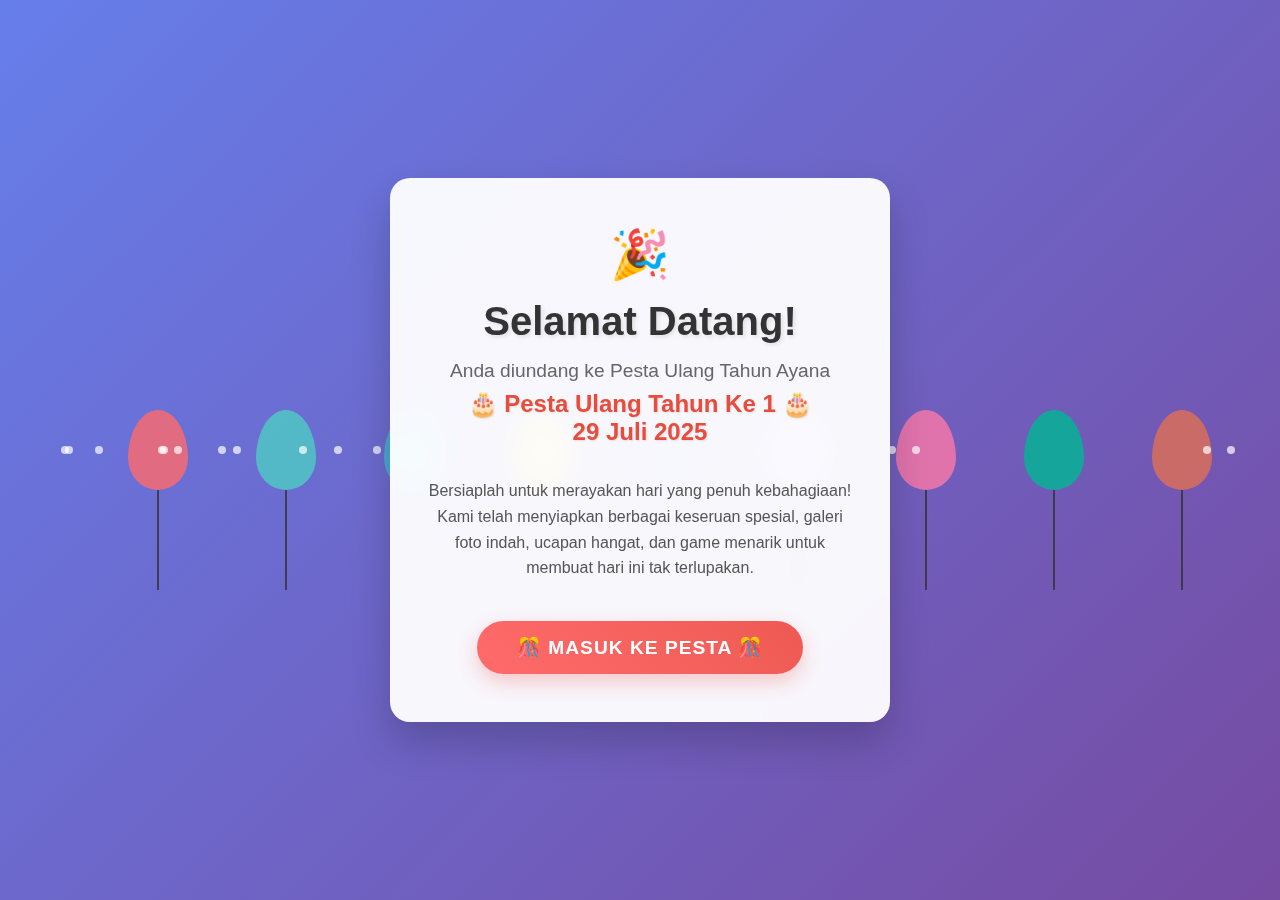
<file: index.html>
<!DOCTYPE html>
<html lang="id">
<head>
    <meta charset="UTF-8">
    <meta name="viewport" content="width=device-width, initial-scale=1.0">
    <title>Selamat Datang - Pesta Ulang Tahun 29 Juli 2025</title>
    <link rel="icon" type="image/png" sizes="16x16" href="Gallery/birthday_16104666.gif">
    <link rel="stylesheet" href="ulang-tahun/css/home.css">
</head>
<body>
    <!-- Background Balloons -->
    <div class="balloon"></div>
    <div class="balloon"></div>
    <div class="balloon"></div>
    <div class="balloon"></div>
    <div class="balloon"></div>
    <div class="balloon"></div>
    <div class="balloon"></div>
    <div class="balloon"></div>
    <div class="balloon"></div>

    <!-- Main Landing Container -->
    <div class="landing-container">
        <div class="celebration-emoji">🎉</div>
        
        <h1 class="welcome-title">Selamat Datang!</h1>
        
        <p class="welcome-subtitle">Anda diundang ke Pesta Ulang Tahun Ayana</p>
        
        <div class="birthday-date">
            🎂 Pesta Ulang Tahun Ke 1 🎂<br>
            29 Juli 2025
        </div>
        
        <p class="welcome-message">
            Bersiaplah untuk merayakan hari yang penuh kebahagiaan! 
            Kami telah menyiapkan berbagai keseruan spesial, galeri foto indah, 
            ucapan hangat, dan game menarik untuk membuat hari ini tak terlupakan.
        </p>
        
        <button class="enter-button" onclick="location.href='ulang-tahun/index.html'">
            🎊 Masuk ke Pesta 🎊
        </button>
    </div>
    <script src="ulang-tahun/java/home.js"></script>
</body>
</html>
</file>
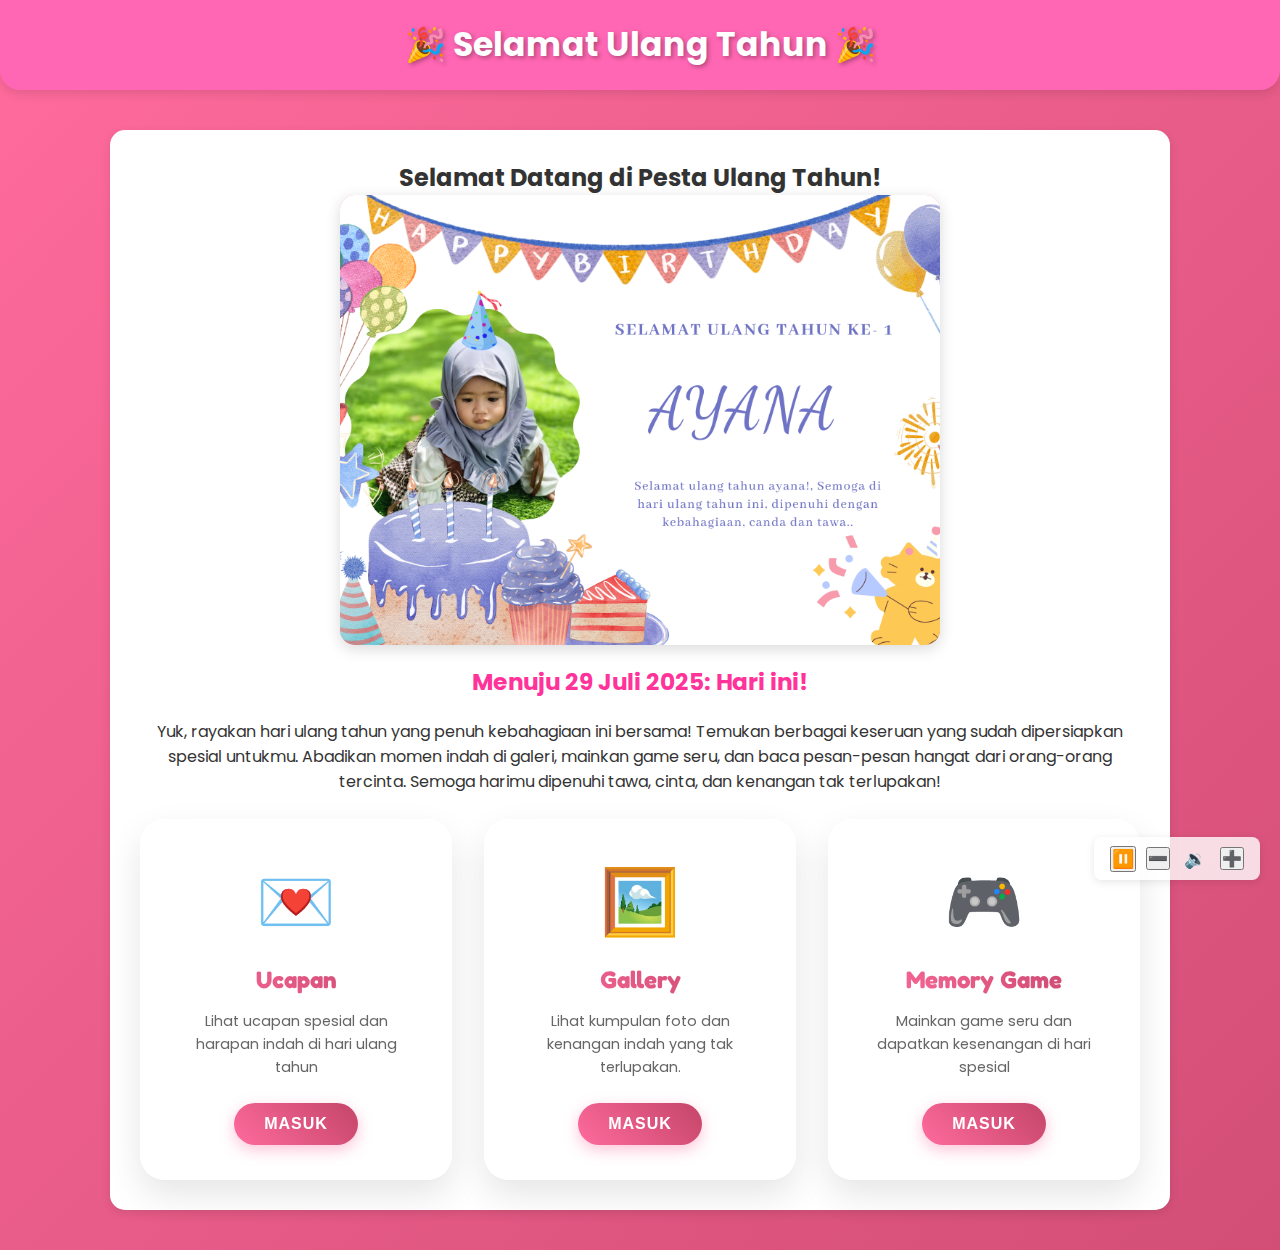
<file: ulang-tahun/index.html>
<!DOCTYPE html>
<html lang="id">
<head>
<meta charset="UTF-8"/>
<title>Pesta Ulang Tahun 29 Juli 2025</title>
<meta name="viewport" content="width=device-width,initial-scale=1"/>
<link rel="stylesheet" href="css/style.css">
<link rel="stylesheet" href="css/index.css">
<link rel="icon" type="image/png" sizes="16x16" href="Gallery/birthday_16104666.gif">
</head>
<body>

<header>
  <h1>🎉 Selamat Ulang Tahun 🎉</h1>
</header>

<div class="container">

        <div id="home" class="section active">
            <div class="home">
                <h2>Selamat Datang di Pesta Ulang Tahun!</h2>
                <div class="hero-image">
                    <img src="Gallery/Ungu Meriah Ucapan Selamat Ulang Tahun Teman.png" alt="Banner Ulang Tahun">
                </div>
                
                <div class="countdown">
                    <div id="countdown">Menuju 29 Juli 2025: <span id="timer"></span></div>
                </div>
                
                <p class="invitation-text">
                    Yuk, rayakan hari ulang tahun yang penuh kebahagiaan ini bersama! Temukan berbagai keseruan yang sudah dipersiapkan spesial untukmu.
                    Abadikan momen indah di galeri, mainkan game seru, dan baca pesan-pesan hangat dari orang-orang tercinta. Semoga harimu dipenuhi tawa, cinta, dan kenangan tak terlupakan!
                </p>
                <br>
                
                <div class="games-grid">
                    <div class="game-card" onclick="window.location.href='ucapan.html'">
                        <span class="game-icon">💌</span>
                        <h3 class="game-title">Ucapan</h3>
                        <p class="game-description">Lihat ucapan spesial dan harapan indah di hari ulang tahun</p>
                        <button class="play-button">Masuk</button>
                    </div>
            
                    <div class="game-card" onclick="window.location.href='gallery.html'">
                        <span class="game-icon">🖼️</span>
                        <h3 class="game-title">Gallery</h3>
                        <p class="game-description">Lihat kumpulan foto dan kenangan indah yang tak terlupakan.</p>
                        <button class="play-button">Masuk</button>
                    </div>
            
                    <div class="game-card" onclick="window.location.href='games.html'">
                        <span class="game-icon">🎮</span>
                        <h3 class="game-title">Memory Game</h3>
                        <p class="game-description">Mainkan game seru dan dapatkan kesenangan di hari spesial</p>
                        <button class="play-button">Masuk</button>
                    </div>
                </div>
            </div>
        </div>
    </div>
    <audio id="bg-music" src="song/Selamat Ulang Tahun Ayana (1).mp3" loop autoplay></audio>
    <div id="music-controls" style="position:fixed;bottom:20px;right:20px;z-index:1000;background:rgba(255,255,255,0.8);border-radius:8px;padding:8px 16px;box-shadow:0 2px 8px rgba(0,0,0,0.1);display:flex;align-items:center;gap:10px;">
        <button id="music-toggle" style="font-size:18px;">⏸️</button>
        <input id="music-volume" type="range" min="0" max="1" step="0.01" value="0.5" style="width:80px;">
    </div>

    <script src="java/song.js"></script>
    <script src="java/index.js"></script>
    <script src="java/games.js"></script>
</div>


</body>
</html>
</file>
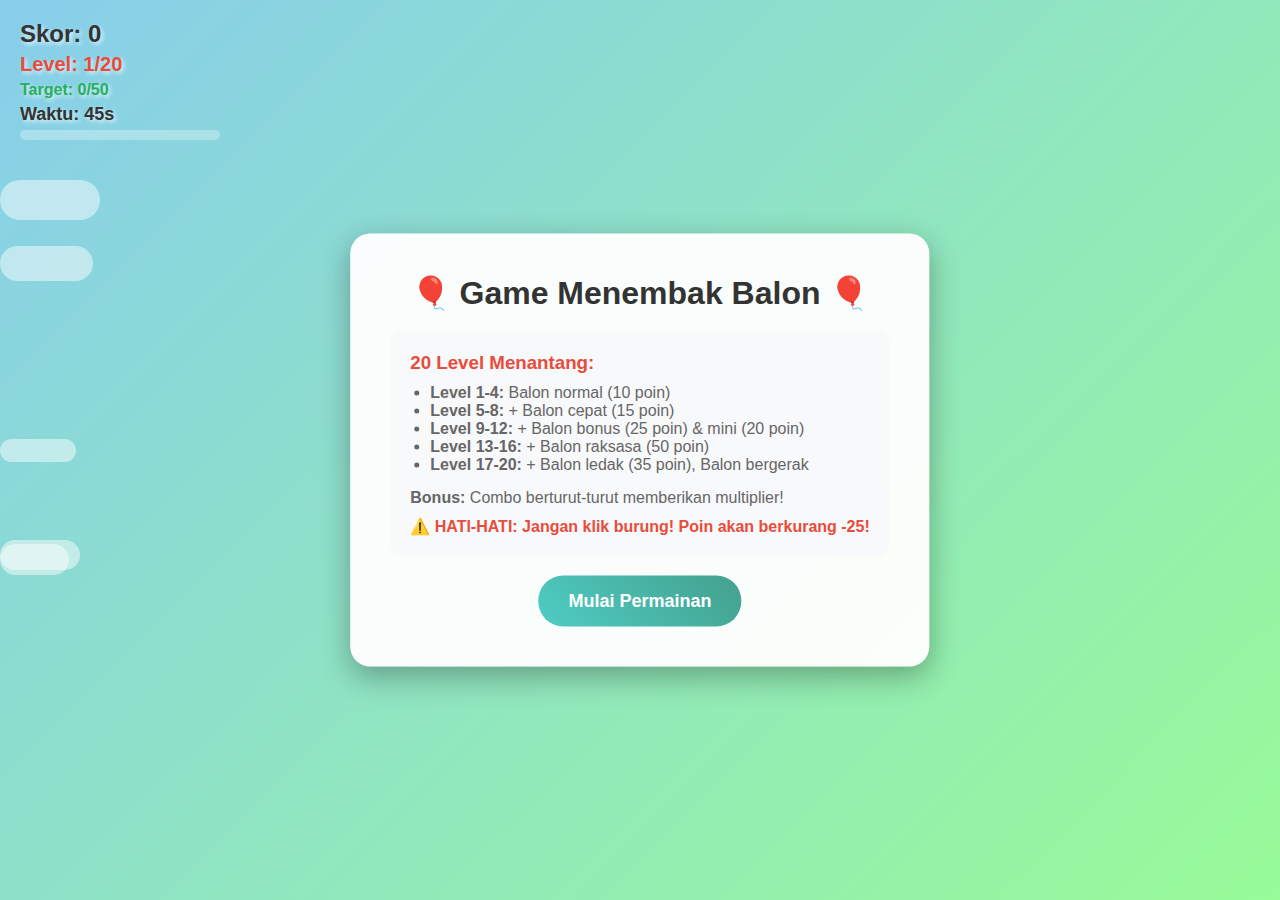
<file: ulang-tahun/game-balloon-pop.html>
<!DOCTYPE html>
<html lang="id">
<head>
    <meta charset="UTF-8">
    <meta name="viewport" content="width=device-width, initial-scale=1.0">
    <title>Game Menembak Balon - 20 Level</title>
    <link rel="stylesheet" href="css/game-ballon.css">
    <link rel="icon" type="image/png" sizes="16x16" href="Gallery/balloons.png">
</head>
<body>
    <div class="game-container" id="gameContainer">
        <div class="cloud" style="width: 100px; height: 40px; top: 20%; animation-duration: 25s;"></div>
        <div class="cloud" style="width: 80px; height: 30px; top: 60%; animation-duration: 30s; animation-delay: -10s;"></div>
        
        <div class="game-ui">
            <div class="score">Skor: <span id="score">0</span></div>
            <div class="level">Level: <span id="currentLevel">1</span>/20</div>
            <div class="target">Target: <span id="currentTarget">0</span>/<span id="targetScore">50</span></div>
            <div class="time">Waktu: <span id="time">45</span>s</div>
            <div class="progress-bar">
                <div class="progress-fill" id="progressFill"></div>
            </div>
        </div>

        <div class="combo-indicator" id="comboIndicator">Combo x<span id="comboCount">0</span>!</div>
        <div class="crosshair" id="crosshair"></div>
        <div class="start-screen" id="startScreen">
            <h1>🎈 Game Menembak Balon 🎈</h1>
            <div class="level-info">
                <h3>20 Level Menantang:</h3>
                <ul>
                    <li><strong>Level 1-4:</strong> Balon normal (10 poin)</li>
                    <li><strong>Level 5-8:</strong> + Balon cepat (15 poin)</li>
                    <li><strong>Level 9-12:</strong> + Balon bonus (25 poin) & mini (20 poin)</li>
                    <li><strong>Level 13-16:</strong> + Balon raksasa (50 poin)</li>
                    <li><strong>Level 17-20:</strong> + Balon ledak (35 poin), Balon bergerak</li>
                </ul>
                <p style="margin-top: 15px; color: #666;"><strong>Bonus:</strong> Combo berturut-turut memberikan multiplier!</p>
                <div class="warning">⚠️ HATI-HATI: Jangan klik burung! Poin akan berkurang -25!</div>
            </div>
            <button class="start-btn" onclick="startGame()">Mulai Permainan</button>
        </div>

        <div class="level-complete" id="levelComplete">
            <h2>🎉 Level Selesai! 🎉</h2>
            <div class="level-score">Skor Level: <span id="levelScore">0</span></div>
            <div style="margin: 20px 0;">
                <p>Target: <span id="completedTarget">0</span> ✓</p>
                <p>Waktu Bonus: +<span id="timeBonus">0</span> poin</p>
            </div>
            <button class="next-level-btn" onclick="nextLevel()">Level Berikutnya</button>
            <button class="restart-btn" onclick="restartGame()">Mulai Ulang</button>
        </div>

        <div class="game-complete" id="gameComplete">
            <h2>🏆 SELAMAT! GAME SELESAI! 🏆</h2>
            <div class="final-score">Skor Total: <span id="finalTotalScore">0</span></div>
            <div style="margin: 20px 0;">
                <p>🎉 Anda telah menyelesaikan semua 20 level!</p>
                <p>🌟 Anda adalah Master Penembak Balon!</p>
            </div>
            <button class="restart-btn" onclick="restartGame()">Main Lagi</button>
        </div>

        <div class="game-over" id="gameOver">
            <h2>💥 Game Over! 💥</h2>
            <div class="final-score">Skor Akhir: <span id="finalScore">0</span></div>
            <div style="margin: 20px 0;">
                <p>Level Tercapai: <span id="highestLevel">1</span>/20</p>
                <p>Target Terlewat: <span id="missedTarget">0</span></p>
            </div>
            <button class="restart-btn" onclick="restartGame()">Main Lagi</button>
        </div>
    </div>

    <script src="java/game-ballon.js"></script>
</body>
</html>
</file>
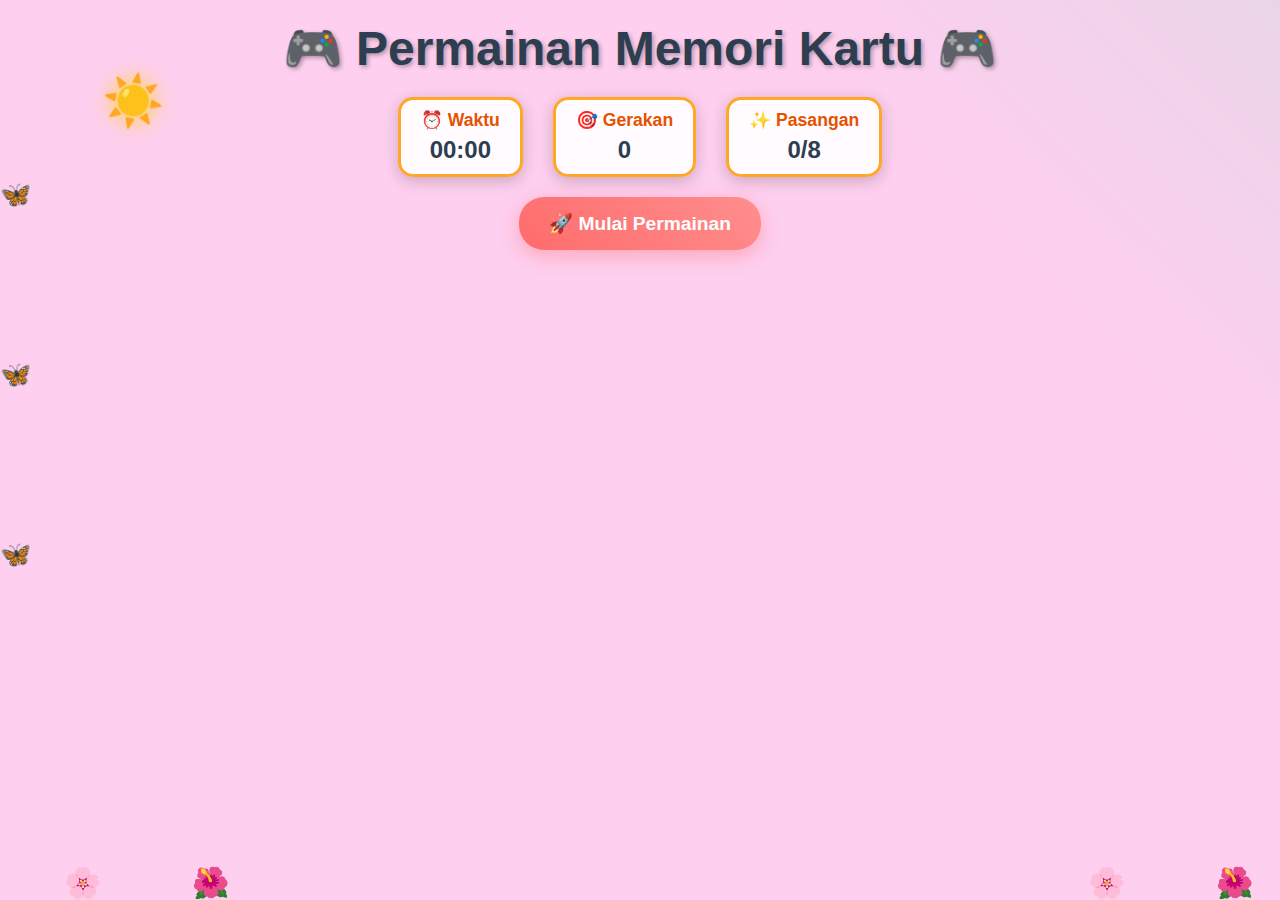
<file: ulang-tahun/game-memory.html>
<!DOCTYPE html>
<html lang="id">
<head>
    <meta charset="UTF-8">
    <meta name="viewport" content="width=device-width, initial-scale=1.0">
    <title>Permainan Memori Kartu</title>
    <link rel="stylesheet" href="css/game-memory.css">
    <link rel="icon" type="image/png" sizes="16x16" href="Gallery/card.png">
</head>
<body>
    <div class="star">⭐</div>
    <div class="star">✨</div>
    <div class="star">🌟</div>
    <div class="star">⭐</div>
    <div class="star">✨</div>
    <div class="star">🌟</div>

    <div class="cloud">☁️</div>
    <div class="cloud">☁️</div>
    <div class="cloud">☁️</div>
    <div class="cloud">☁️</div>

    <div class="butterfly">🦋</div>
    <div class="butterfly">🦋</div>
    <div class="butterfly">🦋</div>

    <div class="flower">🌸</div>
    <div class="flower">🌺</div>
    <div class="flower">🌸</div>
    <div class="flower">🌺</div>

    <div class="sun">☀️</div>

    <div class="game-container">
        <h1>🎮 Permainan Memori Kartu 🎮</h1>
        
        <div class="game-info">
            <div class="info-box">
                <h3>⏰ Waktu</h3>
                <span id="timer">00:00</span>
            </div>
            <div class="info-box">
                <h3>🎯 Gerakan</h3>
                <span id="moves">0</span>
            </div>
            <div class="info-box">
                <h3>✨ Pasangan</h3>
                <span id="matches">0/8</span>
            </div>
        </div>

        <button id="startBtn" class="start-button">🚀 Mulai Permainan</button>

        <div id="gameBoard" class="game-board hidden"></div>
    </div>

    <div id="congratulations" class="congratulations">
        <h2>Selamat</h2>
        <p>Kamu berhasil menyelesaikan permainan!</p>
        <p id="finalStats"></p>
        <button id="closeBtn" class="close-btn">Tutup</button>
    </div>

    <script src="java/game-memory.js"></script>
</body>
</html>
</file>
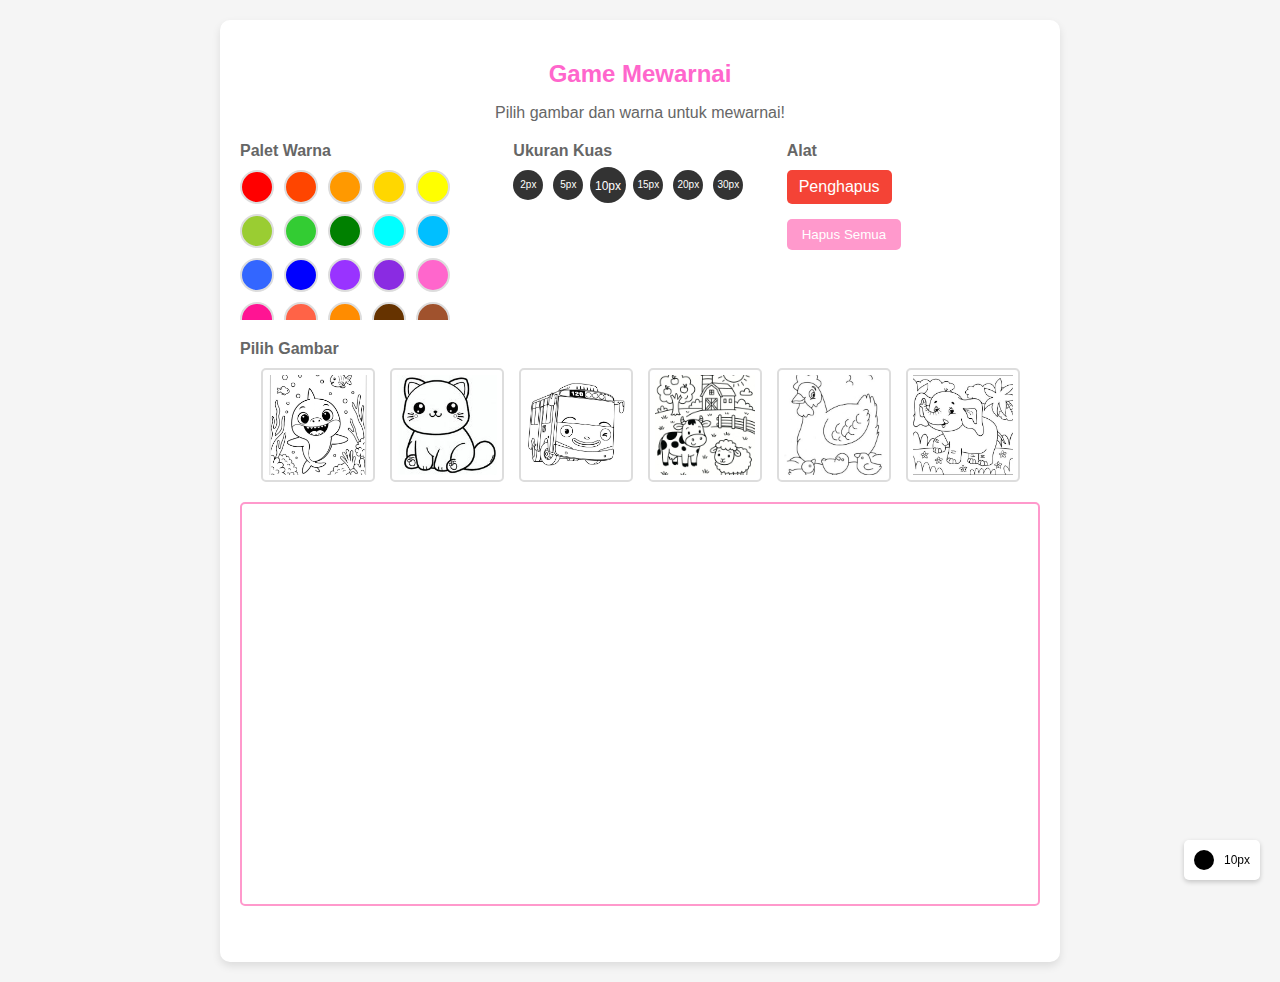
<file: ulang-tahun/game-mewarnai.html>
<!DOCTYPE html>
<html lang="id">
<head>
  <meta charset="UTF-8">
  <meta name="viewport" content="width=device-width, initial-scale=1.0">
  <title>Game Mewarnai</title>
  <link rel="stylesheet" href="css/game-mewarnai.css">
  <link rel="icon" type="image/png" sizes="16x16" href="Gallery/color-palette.png">
</head>
<body>
  <body>
  <div class="coloring-game">
    <h2>Game Mewarnai</h2>
    <p>Pilih gambar dan warna untuk mewarnai!</p>
    
    <div class="tools-section">
      <div class="tool-panel">
        <div class="panel-title">Palet Warna</div>
        <div class="color-scroll">
          <div class="color-palette">
            <div class="color" style="background-color: #ff0000" data-color="#ff0000" title="Merah"></div>
            <div class="color" style="background-color: #ff4500" data-color="#ff4500" title="Merah Oranye"></div>
            <div class="color" style="background-color: #ff9900" data-color="#ff9900" title="Oranye"></div>
            <div class="color" style="background-color: #ffd700" data-color="#ffd700" title="Kuning Emas"></div>
            <div class="color" style="background-color: #ffff00" data-color="#ffff00" title="Kuning"></div>
            <div class="color" style="background-color: #9acd32" data-color="#9acd32" title="Kuning Hijau"></div>
            <div class="color" style="background-color: #33cc33" data-color="#33cc33" title="Hijau"></div>
            <div class="color" style="background-color: #008000" data-color="#008000" title="Hijau Gelap"></div>
            <div class="color" style="background-color: #00ffff" data-color="#00ffff" title="Cyan"></div>
            <div class="color" style="background-color: #00bfff" data-color="#00bfff" title="Biru Langit"></div>
            <div class="color" style="background-color: #3366ff" data-color="#3366ff" title="Biru"></div>
            <div class="color" style="background-color: #0000ff" data-color="#0000ff" title="Biru Tua"></div>
            <div class="color" style="background-color: #9933ff" data-color="#9933ff" title="Ungu"></div>
            <div class="color" style="background-color: #8a2be2" data-color="#8a2be2" title="Ungu Muda"></div>
            <div class="color" style="background-color: #ff66cc" data-color="#ff66cc" title="Pink"></div>
            <div class="color" style="background-color: #ff1493" data-color="#ff1493" title="Pink Tua"></div>
            <div class="color" style="background-color: #ff6347" data-color="#ff6347" title="Salmon"></div>
            <div class="color" style="background-color: #ff8c00" data-color="#ff8c00" title="Oranye Gelap"></div>
            <div class="color" style="background-color: #663300" data-color="#663300" title="Coklat"></div>
            <div class="color" style="background-color: #a0522d" data-color="#a0522d" title="Coklat Muda"></div>
            <div class="color" style="background-color: #000000" data-color="#000000" title="Hitam"></div>
            <div class="color" style="background-color: #808080" data-color="#808080" title="Abu-abu"></div>
            <div class="color" style="background-color: #c0c0c0" data-color="#c0c0c0" title="Perak"></div>
            <div class="color" style="background-color: #ffffff" data-color="#ffffff" title="Putih"></div>
            <div class="color" style="background-color: #ffc0cb" data-color="#ffc0cb" title="Pink Muda"></div>
            <div class="color" style="background-color: #ffb6c1" data-color="#ffb6c1" title="Pink Pastel"></div>
            <div class="color" style="background-color: #ff69b4" data-color="#ff69b4" title="Pink Hot"></div>
            <div class="color" style="background-color: #db7093" data-color="#db7093" title="Pink Ungu"></div>
            <div class="color" style="background-color: #ffa07a" data-color="#ffa07a" title="Salmon Muda"></div>
            <div class="color" style="background-color: #fa8072" data-color="#fa8072" title="Salmon"></div>
            <div class="color" style="background-color: #e9967a" data-color="#e9967a" title="Salmon Gelap"></div>
            <div class="color" style="background-color: #f08080" data-color="#f08080" title="Merah Muda"></div>
            <div class="color" style="background-color: #cd5c5c" data-color="#cd5c5c" title="Merah Bata"></div>
            <div class="color" style="background-color: #dc143c" data-color="#dc143c" title="Merah Crimson"></div>
            <div class="color" style="background-color: #b22222" data-color="#b22222" title="Merah Api"></div>
            <div class="color" style="background-color: #8b0000" data-color="#8b0000" title="Merah Marun"></div>
            <div class="color" style="background-color: #ff7f50" data-color="#ff7f50" title="Coral"></div>
            <div class="color" style="background-color: #ff4500" data-color="#ff4500" title="Merah Oranye"></div>
            <div class="color" style="background-color: #ff8c00" data-color="#ff8c00" title="Oranye Gelap"></div>
            <div class="color" style="background-color: #ffa500" data-color="#ffa500" title="Oranye"></div>
            <div class="color" style="background-color: #ffd700" data-color="#ffd700" title="Kuning Emas"></div>
            <div class="color" style="background-color: #ffff00" data-color="#ffff00" title="Kuning"></div>
            <div class="color" style="background-color: #ffffe0" data-color="#ffffe0" title="Kuning Muda"></div>
            <div class="color" style="background-color: #fffacd" data-color="#fffacd" title="Lemon Chiffon"></div>
            <div class="color" style="background-color: #fafad2" data-color="#fafad2" title="Kuning Light"></div>
            <div class="color" style="background-color: #eee8aa" data-color="#eee8aa" title="Kuning Pucat"></div>
            <div class="color" style="background-color: #9acd32" data-color="#9acd32" title="Kuning Hijau"></div>
            <div class="color" style="background-color: #adff2f" data-color="#adff2f" title="Hijau Kuning"></div>
            <div class="color" style="background-color: #7fff00" data-color="#7fff00" title="Chartreuse"></div>
            <div class="color" style="background-color: #7cfc00" data-color="#7cfc00" title="Hijau Rumput"></div>
            <div class="color" style="background-color: #00ff00" data-color="#00ff00" title="Hijau Lime"></div>
            <div class="color" style="background-color: #32cd32" data-color="#32cd32" title="Hijau Lime Gelap"></div>
            <div class="color" style="background-color: #98fb98" data-color="#98fb98" title="Hijau Pastel"></div>
            <div class="color" style="background-color: #90ee90" data-color="#90ee90" title="Hijau Light"></div>
            <div class="color" style="background-color: #00fa9a" data-color="#00fa9a" title="Hijau Medium"></div>
            <div class="color" style="background-color: #00ff7f" data-color="#00ff7f" title="Hijau Spring"></div>
            <div class="color" style="background-color: #3cb371" data-color="#3cb371" title="Hijau Medium"></div>
            <div class="color" style="background-color: #2e8b57" data-color="#2e8b57" title="Hijau Laut"></div>
            <div class="color" style="background-color: #228b22" data-color="#228b22" title="Hijau Hutan"></div>
            <div class="color" style="background-color: #008000" data-color="#008000" title="Hijau Gelap"></div>
            <div class="color" style="background-color: #006400" data-color="#006400" title="Hijau Dark"></div>
            <div class="color" style="background-color: #66cdaa" data-color="#66cdaa" title="Aquamarine"></div>
            <div class="color" style="background-color: #40e0d0" data-color="#40e0d0" title="Turquoise"></div>
            <div class="color" style="background-color: #48d1cc" data-color="#48d1cc" title="Turquoise Medium"></div>
            <div class="color" style="background-color: #20b2aa" data-color="#20b2aa" title="Turquoise Light"></div>
            <div class="color" style="background-color: #008b8b" data-color="#008b8b" title="Cyan Gelap"></div>
            <div class="color" style="background-color: #008080" data-color="#008080" title="Teal"></div>
            <div class="color" style="background-color: #00ffff" data-color="#00ffff" title="Cyan"></div>
            <div class="color" style="background-color: #e0ffff" data-color="#e0ffff" title="Cyan Light"></div>
            <div class="color" style="background-color: #afeeee" data-color="#afeeee" title="Cyan Pale"></div>
            <div class="color" style="background-color: #7fffd4" data-color="#7fffd4" title="Aquamarine"></div>
            <div class="color" style="background-color: #b0e0e6" data-color="#b0e0e6" title="Biru Powder"></div>
            <div class="color" style="background-color: #add8e6" data-color="#add8e6" title="Biru Light"></div>
            <div class="color" style="background-color: #87ceeb" data-color="#87ceeb" title="Biru Langit"></div>
            <div class="color" style="background-color: #87cefa" data-color="#87cefa" title="Biru Langit Light"></div>
            <div class="color" style="background-color: #00bfff" data-color="#00bfff" title="Biru Deep Sky"></div>
            <div class="color" style="background-color: #1e90ff" data-color="#1e90ff" title="Biru Dodger"></div>
            <div class="color" style="background-color: #6495ed" data-color="#6495ed" title="Biru Cornflower"></div>
            <div class="color" style="background-color: #4682b4" data-color="#4682b4" title="Biru Steel"></div>
            <div class="color" style="background-color: #4169e1" data-color="#4169e1" title="Biru Royal"></div>
            <div class="color" style="background-color: #0000ff" data-color="#0000ff" title="Biru"></div>
            <div class="color" style="background-color: #0000cd" data-color="#0000cd" title="Biru Medium"></div>
            <div class="color" style="background-color: #00008b" data-color="#00008b" title="Biru Dark"></div>
            <div class="color" style="background-color: #000080" data-color="#000080" title="Biru Navy"></div>
            <div class="color" style="background-color: #191970" data-color="#191970" title="Biru Midnight"></div>
            <div class="color" style="background-color: #6a5acd" data-color="#6a5acd" title="Slate Blue"></div>
            <div class="color" style="background-color: #483d8b" data-color="#483d8b" title="Biru Dark Slate"></div>
            <div class="color" style="background-color: #7b68ee" data-color="#7b68ee" title="Biru Medium Slate"></div>
            <div class="color" style="background-color: #9370db" data-color="#9370db" title="Ungu Medium"></div>
            <div class="color" style="background-color: #8a2be2" data-color="#8a2be2" title="Ungu Blue Violet"></div>
            <div class="color" style="background-color: #9400d3" data-color="#9400d3" title="Ungu Dark Violet"></div>
            <div class="color" style="background-color: #9932cc" data-color="#9932cc" title="Ungu Dark Orchid"></div>
            <div class="color" style="background-color: #ba55d3" data-color="#ba55d3" title="Ungu Medium Orchid"></div>
            <div class="color" style="background-color: #800080" data-color="#800080" title="Ungu"></div>
            <div class="color" style="background-color: #d8bfd8" data-color="#d8bfd8" title="Ungu Thistle"></div>
            <div class="color" style="background-color: #dda0dd" data-color="#dda0dd" title="Ungu Plum"></div>
            <div class="color" style="background-color: #ee82ee" data-color="#ee82ee" title="Ungu Violet"></div>
            <div class="color" style="background-color: #da70d6" data-color="#da70d6" title="Ungu Orchid"></div>
            <div class="color" style="background-color: #ff00ff" data-color="#ff00ff" title="Magenta"></div>
            <div class="color" style="background-color: #ff00ff" data-color="#ff00ff" title="Fuchsia"></div>
            <div class="color" style="background-color: #c71585" data-color="#c71585" title="Ungu Medium Violet"></div>
            <div class="color" style="background-color: #db7093" data-color="#db7093" title="Ungu Pale Violet"></div>
            <div class="color" style="background-color: #ff1493" data-color="#ff1493" title="Pink Deep"></div>
            <div class="color" style="background-color: #ff69b4" data-color="#ff69b4" title="Pink Hot"></div>
            <div class="color" style="background-color: #ffb6c1" data-color="#ffb6c1" title="Pink Light"></div>
            <div class="color" style="background-color: #ffc0cb" data-color="#ffc0cb" title="Pink"></div>
            <div class="color" style="background-color: #fff0f5" data-color="#fff0f5" title="Lavender Blush"></div>
            <div class="color" style="background-color: #ffe4e1" data-color="#ffe4e1" title="Misty Rose"></div>
            <div class="color" style="background-color: #faebd7" data-color="#faebd7" title="Antique White"></div>
            <div class="color" style="background-color: #f5f5dc" data-color="#f5f5dc" title="Beige"></div>
            <div class="color" style="background-color: #f5deb3" data-color="#f5deb3" title="Wheat"></div>
            <div class="color" style="background-color: #f4a460" data-color="#f4a460" title="Sandy Brown"></div>
            <div class="color" style="background-color: #d2b48c" data-color="#d2b48c" title="Tan"></div>
            <div class="color" style="background-color: #deb887" data-color="#deb887" title="Burly Wood"></div>
            <div class="color" style="background-color: #cd853f" data-color="#cd853f" title="Peru"></div>
            <div class="color" style="background-color: #d2691e" data-color="#d2691e" title="Coklat Chocolate"></div>
            <div class="color" style="background-color: #b8860b" data-color="#b8860b" title="Dark Goldenrod"></div>
            <div class="color" style="background-color: #daa520" data-color="#daa520" title="Goldenrod"></div>
            <div class="color" style="background-color: #f0e68c" data-color="#f0e68c" title="Khaki"></div>
            <div class="color" style="background-color: #bdb76b" data-color="#bdb76b" title="Dark Khaki"></div>
            <div class="color" style="background-color: #556b2f" data-color="#556b2f" title="Dark Olive Green"></div>
            <div class="color" style="background-color: #6b8e23" data-color="#6b8e23" title="Olive Drab"></div>
            <div class="color" style="background-color: #808000" data-color="#808000" title="Olive"></div>
            <div class="color" style="background-color: #a9a9a9" data-color="#a9a9a9" title="Dark Gray"></div>
            <div class="color" style="background-color: #696969" data-color="#696969" title="Dim Gray"></div>
            <div class="color" style="background-color: #778899" data-color="#778899" title="Light Slate Gray"></div>
            <div class="color" style="background-color: #708090" data-color="#708090" title="Slate Gray"></div>
            <div class="color" style="background-color: #2f4f4f" data-color="#2f4f4f" title="Dark Slate Gray"></div>
          </div>
        </div>
      </div>
      
      <div class="tool-panel">
        <div class="panel-title">Ukuran Kuas</div>
        <div class="brush-sizes">
          <div class="brush-size" data-size="2">2px</div>
          <div class="brush-size" data-size="5">5px</div>
          <div class="brush-size" data-size="10">10px</div>
          <div class="brush-size" data-size="15">15px</div>
          <div class="brush-size" data-size="20">20px</div>
          <div class="brush-size" data-size="30">30px</div>
        </div>
      </div>
      
      <div class="tool-panel">
        <div class="panel-title">Alat</div>
        <div class="eraser" id="eraserBtn">
          <span>Penghapus</span>
        </div>
        <div class="controls1">
          <button id="clearBtn">
            <span>Hapus Semua</span>
          </button>
        </div>
      </div>
    </div>
    
    <div class="panel-title">Pilih Gambar</div>
    <div class="coloring-area">
      <div class="coloring-item" data-image="gambar1">
        <img src="Gallery/warna1.jpg" alt="Gambar 1 untuk mewarnai">
      </div>
      <div class="coloring-item" data-image="gambar2">
        <img src="Gallery/warna2.jpg" alt="Gambar 2 untuk mewarnai">
      </div>
      <div class="coloring-item" data-image="gambar3">
        <img src="Gallery/warna3.jpg" alt="Gambar 3 untuk mewarnai">
      </div>
      <div class="coloring-item" data-image="gambar1">
        <img src="Gallery/warna4.jpg" alt="Gambar 4 untuk mewarnai">
      </div>
      <div class="coloring-item" data-image="gambar2">
        <img src="Gallery/warna5.jpg" alt="Gambar 5 untuk mewarnai">
      </div>
      <div class="coloring-item" data-image="gambar3">
        <img src="Gallery/warna6.jpg" alt="Gambar 6 untuk mewarnai">
      </div>
    </div>
    
    <div class="canvas-container" id="canvasContainer">
      <canvas id="coloringCanvas" width="600" height="400" style="touch-action: none;"></canvas>
    </div>
    <br>
    <br>
    

    
    <div class="active-tool" id="activeToolIndicator">
      <div class="tool-indicator" id="currentColorIndicator" style="background-color: #000000"></div>
      <div class="size-indicator" id="currentSizeIndicator">10px</div>
    </div>
  </div>
  
  <script src="java/game-mewarnai.js"></script>
</body>
</html>
</file>
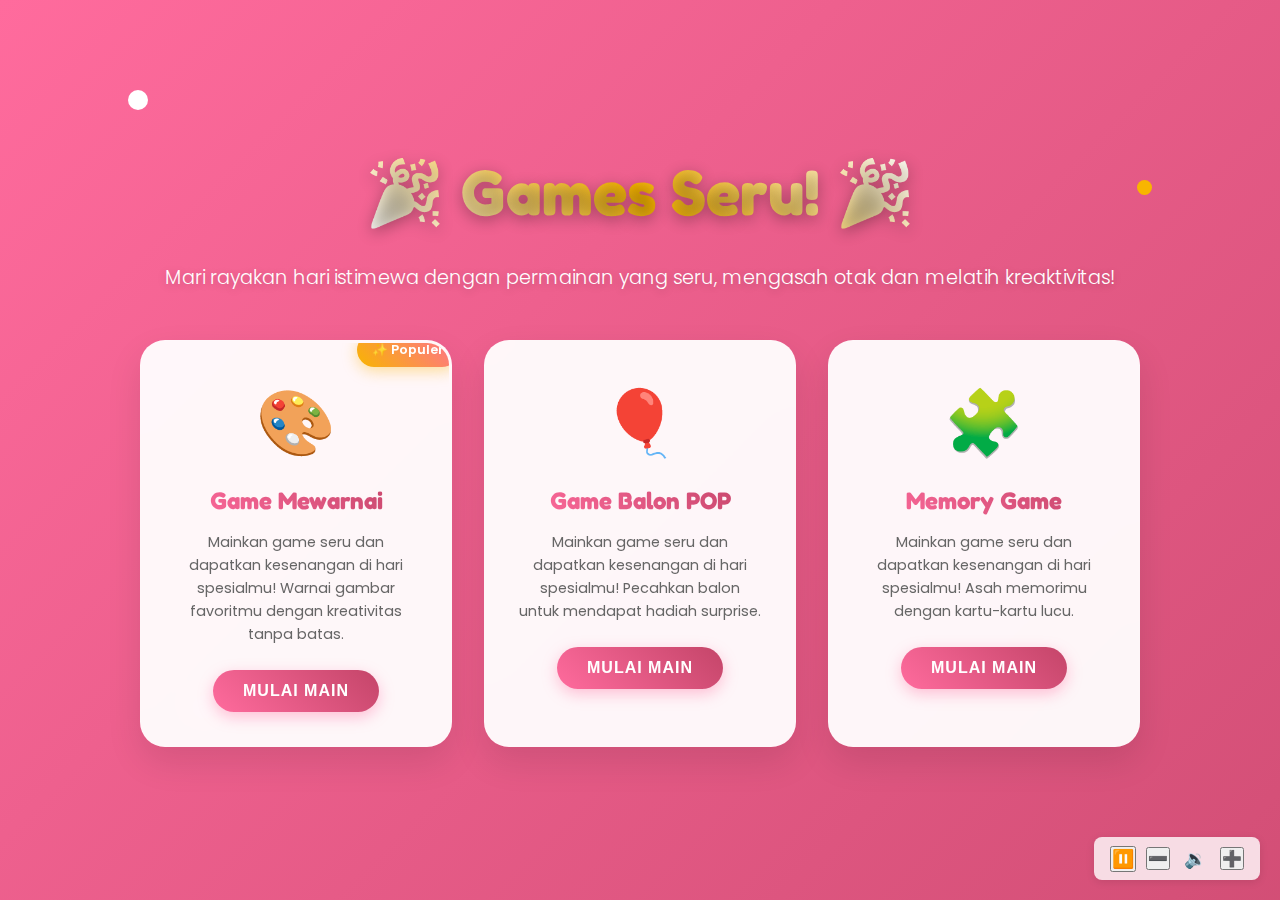
<file: ulang-tahun/games.html>
<!DOCTYPE html>
<html lang="id">
<head>
    <meta charset="UTF-8">
    <meta name="viewport" content="width=device-width, initial-scale=1.0">
    <title>Games Seru - Ulang Tahun</title>
    <link rel="stylesheet" href="css/games.css">
    <link rel="icon" type="image/png" sizes="16x16" href="Gallery/birthday_16104666.gif">
</head>
<body>
    <div class="particle"></div>
    <div class="particle"></div>
    <div class="particle"></div>
    
    <div class="container">
        <h1 class="main-title">🎉 Games Seru! 🎉</h1>
        <p class="subtitle">Mari rayakan hari istimewa dengan permainan yang seru, mengasah otak dan melatih kreaktivitas!</p>
        
        <div class="games-grid">
            <div class="game-card" onclick="window.location.href='game-mewarnai.html'">
                <div class="special-badge">✨ Populer</div>
                <span class="game-icon">🎨</span>
                <h3 class="game-title">Game Mewarnai</h3>
                <p class="game-description">Mainkan game seru dan dapatkan kesenangan di hari spesialmu! Warnai gambar favoritmu dengan kreativitas tanpa batas.</p>
                <button class="play-button">Mulai Main</button>
            </div>
            
            <div class="game-card" onclick="window.location.href='game-balloon-pop.html'">
                <span class="game-icon">🎈</span>
                <h3 class="game-title">Game Balon POP</h3>
                <p class="game-description">Mainkan game seru dan dapatkan kesenangan di hari spesialmu! Pecahkan balon untuk mendapat hadiah surprise.</p>
                <button class="play-button">Mulai Main</button>
            </div>
            
            <div class="game-card" onclick="window.location.href='game-memory.html'">
                <span class="game-icon">🧩</span>
                <h3 class="game-title">Memory Game</h3>
                <p class="game-description">Mainkan game seru dan dapatkan kesenangan di hari spesialmu! Asah memorimu dengan kartu-kartu lucu.</p>
                <button class="play-button">Mulai Main</button>
            </div>
        </div>
    </div>
    <audio id="bg-music" src="song/Selamat Ulang Tahun Ayana (1).mp3" loop autoplay></audio>
    <div id="music-controls" style="position:fixed;bottom:20px;right:20px;z-index:1000;background:rgba(255,255,255,0.8);border-radius:8px;padding:8px 16px;box-shadow:0 2px 8px rgba(0,0,0,0.1);display:flex;align-items:center;gap:10px;">
        <button id="music-toggle" style="font-size:18px;">⏸️</button>
        <input id="music-volume" type="range" min="0" max="1" step="0.01" value="0.5" style="width:80px;">
    </div>
    
    <script src="java/song.js"></script>
    <script src="java/games.js"></script>
</body>
</html>
</file>
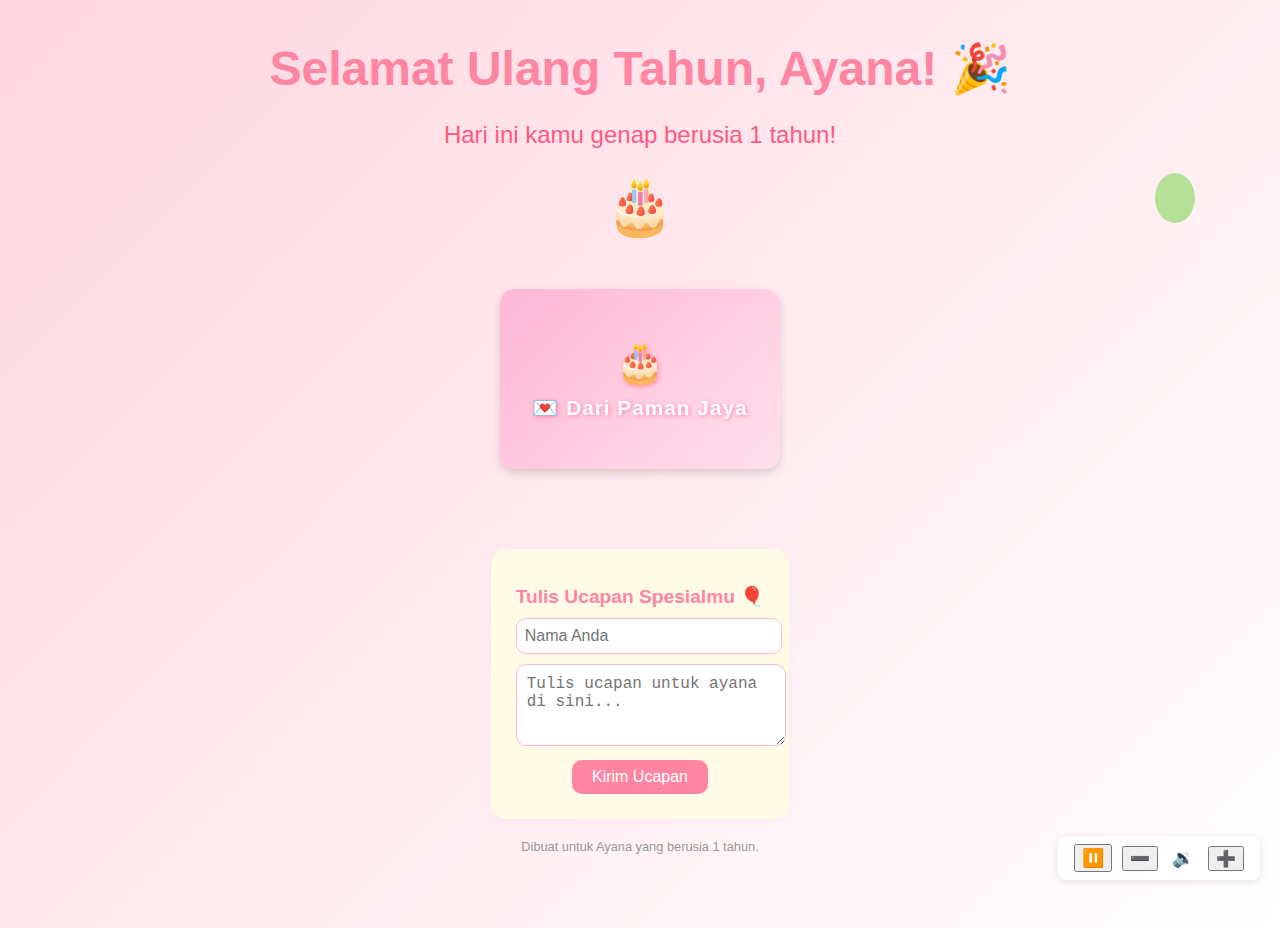
<file: ulang-tahun/ucapan.html>
<!DOCTYPE html>
<html lang="id">
<head>
<meta charset="UTF-8">
<title>Selamat Ulang Tahun, Ayana! 🎂</title>
<meta name="viewport" content="width=device-width, initial-scale=1">
<link rel="stylesheet" href="css/ucapan.css">
<link rel="icon" type="image/png" sizes="16x16" href="Gallery/birthday_16104666.gif">
</head>
<body>
    <header>
        <h1>Selamat Ulang Tahun, Ayana! 🎉</h1>
        <p class="age">Hari ini kamu genap berusia 1 tahun!</p>
    </header>

    <div id="balloons"></div>


    <div style="text-align:center;margin-bottom:10px;">
        <span style="font-size:3.5rem;display:inline-block;animation:bounce 1.2s infinite alternate;">🎂</span>
    </div>

    <div class="cards-container" id="cardsContainer"></div>

    <div class="add-message">
        <h2>Tulis Ucapan Spesialmu 🎈</h2>
        <form id="formUcapan">
            <input type="text" id="namaPengirim" placeholder="Nama Anda" maxlength="20" required><br>
            <textarea id="isiUcapan" placeholder="Tulis ucapan untuk ayana di sini..." maxlength="300" required></textarea><br>
            <button type="submit">Kirim Ucapan</button>
        </form>
    </div>

    <footer>
        Dibuat untuk Ayana yang berusia 1 tahun.
    </footer>
    <br>
    <br>
    <br>
    <audio id="bg-music" src="song/Selamat Ulang Tahun Ayana (1).mp3" loop autoplay></audio>
    <div id="music-controls" style="position:fixed;bottom:20px;right:20px;z-index:1000;background:rgba(255,255,255,0.8);border-radius:8px;padding:8px 16px;box-shadow:0 2px 8px rgba(0,0,0,0.1);display:flex;align-items:center;gap:10px;">
        <button id="music-toggle" style="font-size:18px;">⏸️</button>
        <input id="music-volume" type="range" min="0" max="1" step="0.01" value="0.5" style="width:80px;">
    </div>

    <script src="java/song.js"></script>
    <script src="java/ucapan.js"></script>

</body>
</html>
</file>
<file: ulang-tahun/css/home.css>
* {
            margin: 0;
            padding: 0;
            box-sizing: border-box;
        }

        body {
            font-family: 'Arial', sans-serif;
            overflow: hidden;
            height: 100vh;
            background: linear-gradient(135deg, #667eea 0%, #764ba2 100%);
            display: flex;
            justify-content: center;
            align-items: center;
            position: relative;
        }

        /* Background Balloons */
        .balloon {
            position: absolute;
            width: 60px;
            height: 80px;
            border-radius: 50% 50% 50% 50% / 60% 60% 40% 40%;
            opacity: 0.8;
            animation: float 6s ease-in-out infinite;
        }

        .balloon::after {
            content: '';
            position: absolute;
            width: 2px;
            height: 100px;
            background: #333;
            bottom: -100px;
            left: 50%;
            transform: translateX(-50%);
        }

        .balloon:nth-child(1) {
            background: #ff6b6b;
            left: 10%;
            animation-delay: 0s;
            animation-duration: 8s;
        }

        .balloon:nth-child(2) {
            background: #4ecdc4;
            left: 20%;
            animation-delay: -2s;
            animation-duration: 7s;
        }

        .balloon:nth-child(3) {
            background: #45b7d1;
            left: 30%;
            animation-delay: -4s;
            animation-duration: 9s;
        }

        .balloon:nth-child(4) {
            background: #f9ca24;
            left: 40%;
            animation-delay: -1s;
            animation-duration: 6s;
        }

        .balloon:nth-child(5) {
            background: #6c5ce7;
            left: 50%;
            animation-delay: -3s;
            animation-duration: 8s;
        }

        .balloon:nth-child(6) {
            background: #a29bfe;
            left: 60%;
            animation-delay: -5s;
            animation-duration: 7s;
        }

        .balloon:nth-child(7) {
            background: #fd79a8;
            left: 70%;
            animation-delay: -2.5s;
            animation-duration: 9s;
        }

        .balloon:nth-child(8) {
            background: #00b894;
            left: 80%;
            animation-delay: -1.5s;
            animation-duration: 6.5s;
        }

        .balloon:nth-child(9) {
            background: #e17055;
            left: 90%;
            animation-delay: -4.5s;
            animation-duration: 8.5s;
        }

        @keyframes float {
            0%, 100% {
                transform: translateY(100vh) rotate(0deg);
            }
            50% {
                transform: translateY(-20px) rotate(10deg);
            }
        }

        /* Floating particles */
        .particle {
            position: absolute;
            width: 8px;
            height: 8px;
            background: #fff;
            border-radius: 50%;
            opacity: 0.7;
            animation: sparkle 4s linear infinite;
        }

        @keyframes sparkle {
            0% {
                transform: translateY(100vh) scale(0);
                opacity: 0;
            }
            10% {
                opacity: 1;
            }
            90% {
                opacity: 1;
            }
            100% {
                transform: translateY(-100px) scale(1);
                opacity: 0;
            }
        }

        /* Main Container */
        .landing-container {
            text-align: center;
            background: rgba(255, 255, 255, 0.95);
            padding: 3rem 2rem;
            border-radius: 20px;
            box-shadow: 0 20px 40px rgba(0, 0, 0, 0.2);
            backdrop-filter: blur(10px);
            max-width: 500px;
            width: 90%;
            position: relative;
            z-index: 10;
            animation: slideIn 1s ease-out;
        }

        @keyframes slideIn {
            from {
                opacity: 0;
                transform: translateY(50px);
            }
            to {
                opacity: 1;
                transform: translateY(0);
            }
        }

        .welcome-title {
            font-size: 2.5rem;
            color: #333;
            margin-bottom: 1rem;
            text-shadow: 2px 2px 4px rgba(0, 0, 0, 0.1);
        }

        .welcome-subtitle {
            font-size: 1.2rem;
            color: #666;
            margin-bottom: 0.5rem;
        }

        .birthday-date {
            font-size: 1.5rem;
            color: #e74c3c;
            font-weight: bold;
            margin-bottom: 2rem;
            text-shadow: 1px 1px 2px rgba(0, 0, 0, 0.1);
        }

        .welcome-message {
            font-size: 1rem;
            color: #555;
            line-height: 1.6;
            margin-bottom: 2.5rem;
        }

        .enter-button {
            background: linear-gradient(45deg, #ff6b6b, #ee5a52);
            color: white;
            border: none;
            padding: 15px 40px;
            font-size: 1.2rem;
            border-radius: 50px;
            cursor: pointer;
            transition: all 0.3s ease;
            box-shadow: 0 8px 20px rgba(238, 90, 82, 0.3);
            text-transform: uppercase;
            letter-spacing: 1px;
            font-weight: bold;
        }

        .enter-button:hover {
            transform: translateY(-3px);
            box-shadow: 0 12px 30px rgba(238, 90, 82, 0.4);
            background: linear-gradient(45deg, #ee5a52, #ff6b6b);
        }

        .enter-button:active {
            transform: translateY(-1px);
        }

        /* Decorative elements */
        .celebration-emoji {
            font-size: 3rem;
            margin-bottom: 1rem;
            animation: bounce 2s infinite;
        }

        @keyframes bounce {
            0%, 20%, 50%, 80%, 100% {
                transform: translateY(0);
            }
            40% {
                transform: translateY(-10px);
            }
            60% {
                transform: translateY(-5px);
            }
        }

        /* Mobile Responsive */
        @media (max-width: 768px) {
            .landing-container {
                padding: 2rem 1.5rem;
                margin: 1rem;
            }

            .welcome-title {
                font-size: 2rem;
            }

            .welcome-subtitle {
                font-size: 1rem;
            }

            .birthday-date {
                font-size: 1.3rem;
            }

            .welcome-message {
                font-size: 0.9rem;
            }

            .enter-button {
                padding: 12px 30px;
                font-size: 1rem;
            }

            .balloon {
                width: 40px;
                height: 55px;
            }

            .balloon::after {
                height: 70px;
                bottom: -70px;
            }
        }

        @media (max-width: 480px) {
            .landing-container {
                padding: 1.5rem 1rem;
            }

            .welcome-title {
                font-size: 1.8rem;
            }

            .celebration-emoji {
                font-size: 2.5rem;
            }
        }

        /* Additional decorative elements */
        .confetti {
            position: absolute;
            width: 10px;
            height: 10px;
            background: #f39c12;
            animation: confetti-fall 3s linear infinite;
        }

        .confetti:nth-child(even) {
            background: #e74c3c;
            animation-delay: -1s;
        }

        .confetti:nth-child(3n) {
            background: #3498db;
            animation-delay: -2s;
        }

        @keyframes confetti-fall {
            0% {
                transform: translateY(-100vh) rotate(0deg);
                opacity: 1;
            }
            100% {
                transform: translateY(100vh) rotate(720deg);
                opacity: 0;
            }
        }
</file>
<file: ulang-tahun/css/style.css>
body {
            font-family: 'Comic Sans MS', cursive, sans-serif;
            background-color: #ffddee;
            margin: 0;
            padding: 0;
            color: #333;
            overflow-x: hidden;
        }

        .container {
            max-width: 900px;
            margin: 0 auto;
            padding: 20px;
        }

        header {
            background-color: #ff66b3;
            padding: 20px 0;
            text-align: center;
            border-radius: 0 0 20px 20px;
            box-shadow: 0 4px 10px rgba(0, 0, 0, 0.1);
        }

        h1 {
            font-size: 33px;
            color: #fff;
            text-shadow: 2px 2px 4px rgba(0, 0, 0, 0.3);
            margin: 0;
            animation: bounce 2s infinite;
        }

        nav {
            background-color: #ff99cc;
            padding: 10px;
            border-radius: 10px;
            margin: 20px 0;
            box-shadow: 0 2px 5px rgba(0, 0, 0, 0.1);
        }

        .nav-buttons {
            display: flex;
            justify-content: space-around;
            flex-wrap: wrap;
        }

        .nav-button {
            background-color: #ff3399;
            color: white;
            border: none;
            padding: 10px 15px;
            margin: 5px;
            border-radius: 20px;
            font-size: 16px;
            cursor: pointer;
            transition: all 0.3s ease;
            box-shadow: 0 2px 4px rgba(0, 0, 0, 0.2);
        }

        .nav-button:hover {
            background-color: #ff0066;
            transform: scale(1.05);
        }

        /* Konten bagian */
        .section {
            display: none;
            padding: 20px;
            background-color: white;
            border-radius: 15px;
            margin: 20px 0;
            box-shadow: 0 3px 10px rgba(0, 0, 0, 0.1);
            animation: fadeIn 0.5s;
        }

        .section.active {
            display: block;
        }

        /* Home page styling */
        .home {
            text-align: center;
            padding: 10px;
        }


        .hero-image {
            position: relative;
            width: 100%;
            max-width: 600px;
            height: 45vw;
            min-height: 220px;
            max-height: 450px;
            margin: 0 auto 20px;
            background-color: #ffaacc;
            border-radius: 15px;
            overflow: hidden;
            box-shadow: 0 4px 15px rgba(0, 0, 0, 0.15);
            display: flex;
            align-items: center;
            justify-content: center;
        }

        .hero-image img {
            width: 100%;
            height: 100%;
            object-fit: cover;
            object-position: center;
            display: block;
        }

        @media (max-width: 600px) {
            .hero-image {
                height: 48vw;
                min-height: 140px;
                max-height: 250px;
            }
        }

        .overlay {
            position: absolute;
            top: 0;
            left: 0;
            width: 100%;
            height: 100%;
            background: rgba(255, 102, 179, 0.3);
            display: flex;
            justify-content: center;
            align-items: center;
        }

        .hero-text {
            font-size: 32px;
            color: white;
            text-shadow: 2px 2px 4px rgba(0, 0, 0, 0.5);
            padding: 20px;
            background: rgba(255, 51, 153, 0.7);
            border-radius: 15px;
        }

        .countdown {
            font-size: 23.3px;
            margin: 20px 0;
            color: #ff3399;
            font-weight: bold;
        }

        /* Feature boxes */
        .features {
            display: grid;
            grid-template-columns: repeat(3, 1fr);
            gap: 20px;
            margin-top: 30px;
        }

        .feature-box {
            background-color: #ffffff;
            border-radius: 15px;
            padding: 20px;
            box-shadow: 0 3px 10px rgba(0, 0, 0, 0.1);
            text-align: center;
            transition: all 0.3s ease;
        }

        .feature-box:hover {
            transform: translateY(-5px);
            box-shadow: 0 5px 15px rgba(0, 0, 0, 0.2);
        }

        .feature-icon {
            font-size: 36px;
            margin-bottom: 10px;
            color: #ff3399;
        }

        /* Gallery styling */
        .gallery {
            text-align: center;
        }

        .gallery-grid {
            display: grid;
            grid-template-columns: repeat(3, 1fr);
            gap: 15px;
            margin-top: 20px;
        }

        .gallery-item {
            position: relative;
            border-radius: 10px;
            overflow: hidden;
            cursor: pointer;
            transition: all 0.3s ease;
        }

        .gallery-item img {
            width: 100%;
            height: auto;
            border-radius: 10px;
            transition: all 0.3s ease;
        }

        .gallery-item:hover img {
            transform: scale(1.05);
        }

        .gallery-caption {
            position: absolute;
            bottom: 0;
            left: 0;
            width: 100%;
            background: rgba(255, 51, 153, 0.8);
            color: white;
            padding: 8px;
            font-size: 14px;
            opacity: 0;
            transition: all 0.3s ease;
        }

        .gallery-item:hover .gallery-caption {
            opacity: 1;
        }

        .gallery-modal {
            display: none;
            position: fixed;
            top: 0;
            left: 0;
            width: 100%;
            height: 100%;
            background: rgba(0, 0, 0, 0.8);
            z-index: 1000;
            justify-content: center;
            align-items: center;
        }

        .modal-content {
            max-width: 80%;
            max-height: 80%;
            position: relative;
        }

        .modal-content img {
            max-width: 100%;
            max-height: 100%;
            border-radius: 10px;
        }

        .close-modal {
            position: absolute;
            top: -40px;
            right: -40px;
            font-size: 30px;
            color: white;
            cursor: pointer;
        }

        .confetti {
            position: absolute;
            width: 10px;
            height: 10px;
            opacity: 0;
            animation: confettiFall 5s ease-in-out;
        }

        /* Efek balon dan dekorasi */
        .balloons {
            position: fixed;
            top: 0;
            width: 100%;
            height: 100%;
            pointer-events: none;
            z-index: -1;
        }

        .balloon {
            position: absolute;
            width: 40px;
            height: 50px;
            border-radius: 50% 50% 50% 50% / 40% 40% 60% 60%;
            animation: float 10s infinite ease-in-out;
        }

        /* Game mewarnai */
        .coloring-game {
            text-align: center;
        }

        .coloring-area {
            display: grid;
            grid-template-columns: repeat(3, 1fr);
            gap: 10px;
            margin: 20px 0;
        }

        .coloring-item {
            background-color: #fff;
            border: 2px solid #ccc;
            border-radius: 10px;
            padding: 10px;
            cursor: pointer;
            transition: all 0.3s ease;
        }

        .coloring-item img {
            max-width: 100%;
            border-radius: 5px;
        }

        .color-palette {
            display: flex;
            justify-content: center;
            margin: 15px 0;
            flex-wrap: wrap;
        }

        .color {
            width: 30px;
            height: 30px;
            margin: 5px;
            border-radius: 50%;
            cursor: pointer;
            border: 2px solid #fff;
            box-shadow: 0 0 5px rgba(0, 0, 0, 0.2);
        }

        .color.selected {
            border: 2px solid #000;
            transform: scale(1.2);
        }

        /* Game menebak angka */
        .guessing-game {
            text-align: center;
            padding: 20px;
        }

        .guess-input {
            padding: 10px;
            border-radius: 20px;
            border: 2px solid #ff99cc;
            margin: 10px;
            font-size: 16px;
            width: 100px;
            text-align: center;
        }

        .guess-button {
            background-color: #ff3399;
            color: white;
            border: none;
            padding: 10px 20px;
            border-radius: 20px;
            font-size: 16px;
            cursor: pointer;
            transition: all 0.3s ease;
        }

        .guess-button:hover {
            background-color: #ff0066;
        }

        .guess-result {
            margin-top: 15px;
            font-size: 18px;
            font-weight: bold;
        }

        /* Pesan ucapan */
        .wishes {
            text-align: center;
        }

        .birthday-cake {
            margin: 20px auto;
            max-width: 300px;
            position: relative;
        }

        .birthday-cake img {
            width: 100%;
            border-radius: 10px;
        }

        .candle {
            position: absolute;
            width: 10px;
            height: 30px;
            background-color: #ff3399;
            top: 20px;
            border-radius: 5px;
        }

        .flame {
            position: absolute;
            width: 15px;
            height: 15px;
            background: radial-gradient(#fff, #ff9900);
            border-radius: 50%;
            top: -10px;
            left: -2px;
            animation: flicker 0.5s infinite alternate;
        }

        .message {
            background-color: #ffccdd;
            padding: 20px;
            border-radius: 10px;
            margin: 20px 0;
            font-size: 18px;
            line-height: 1.6;
        }

        /* Animasi */
        @keyframes bounce {
            0%, 100% { transform: translateY(0); }
            50% { transform: translateY(-10px); }
        }

        @keyframes float {
            0% { transform: translateY(100vh) translateX(0); }
            100% { transform: translateY(-100px) translateX(50px); }
        }

        @keyframes fadeIn {
            from { opacity: 0; }
            to { opacity: 1; }
        }

        @keyframes flicker {
            0% { transform: scale(1); opacity: 1; }
            100% { transform: scale(1.1); opacity: 0.9; }
        }

        @keyframes confettiFall {
            0% {
                transform: translateY(-100px) rotate(0deg);
                opacity: 1;
            }
            100% {
                transform: translateY(100vh) rotate(360deg);
                opacity: 0;
            }
        }

        /* Responsif */
        @media (max-width: 768px) {
            .coloring-area {
                grid-template-columns: repeat(2, 1fr);
            }
        }

        @media (max-width: 480px) {
            .coloring-area {
                grid-template-columns: 1fr;
            }
            h1 {
                font-size: 28px;
            }
        }
</file>
<file: ulang-tahun/css/index.css>
@import url('https://fonts.googleapis.com/css2?family=Fredoka+One:wght@400&family=Poppins:wght@300;400;600;700&display=swap');
        
        * {
            margin: 0;
            padding: 0;
            box-sizing: border-box;
        }
        
        body {
            font-family: 'Poppins', sans-serif;
            background: linear-gradient(135deg, #ff6b9d, #c44569, #f8b500, #ff6b9d);
            background-size: 400% 400%;
            animation: gradientShift 8s ease infinite;
            min-height: 100vh;
            overflow-x: hidden;
        }
        
        @keyframes gradientShift {
            0% { background-position: 0% 50%; }
            50% { background-position: 100% 50%; }
            100% { background-position: 0% 50%; }
        }
        
        .container {
            max-width: 1100px;
            margin: 0 auto;
            padding: 20px;
            min-height: 100vh;
            display: flex;
            flex-direction: column;
            justify-content: center;
            align-items: center;
            position: relative;
        }
        
        /* Floating particles */
        .particle {
            position: absolute;
            border-radius: 50%;
            pointer-events: none;
            animation: float 6s ease-in-out infinite;
        }
        
        .particle:nth-child(1) { width: 20px; height: 20px; background: #fff; top: 10%; left: 10%; animation-delay: 0s; }
        .particle:nth-child(2) { width: 15px; height: 15px; background: #f8b500; top: 20%; right: 10%; animation-delay: 1s; }
        .particle:nth-child(3) { width: 25px; height: 25px; background: #ff6b9d; bottom: 20%; left: 15%; animation-delay: 2s; }
        .particle:nth-child(4) { width: 18px; height: 18px; background: #fff; bottom: 30%; right: 20%; animation-delay: 3s; }
        
        @keyframes float {
            0%, 100% { transform: translateY(0px) rotate(0deg); opacity: 0.7; }
            50% { transform: translateY(-20px) rotate(180deg); opacity: 1; }
        }
        
        .main-title {
            font-family: 'Fredoka One', cursive;
            font-size: 4rem;
            color: white;
            text-align: center;
            margin-bottom: 2rem;
            text-shadow: 0 4px 15px rgba(0,0,0,0.3);
            animation: bounce 2s ease-in-out infinite;
            background: linear-gradient(45deg, #fff, #f8b500, #fff);
            -webkit-background-clip: text;
            -webkit-text-fill-color: transparent;
            background-clip: text;
        }
        
        @keyframes bounce {
            0%, 20%, 50%, 80%, 100% { transform: translateY(0); }
            40% { transform: translateY(-10px); }
            60% { transform: translateY(-5px); }
        }
        
        .subtitle {
            font-size: 1.2rem;
            color: white;
            text-align: center;
            margin-bottom: 3rem;
            font-weight: 300;
            text-shadow: 0 2px 10px rgba(0,0,0,0.2);
            animation: fadeInUp 1s ease-out 0.5s both;
        }
        
        @keyframes fadeInUp {
            from { opacity: 0; transform: translateY(30px); }
            to { opacity: 1; transform: translateY(0); }
        }
        
        .games-grid {
            display: grid;
            grid-template-columns: repeat(auto-fit, minmax(300px, 1fr));
            gap: 2rem;
            width: 100%;
            max-width: 1000px;
            animation: fadeIn 1s ease-out 1s both;
        }
        
        @keyframes fadeIn {
            from { opacity: 0; }
            to { opacity: 1; }
        }
        
        .game-card {
            background: rgba(255, 255, 255, 0.95);
            border-radius: 25px;
            padding: 2rem;
            text-align: center;
            box-shadow: 0 15px 35px rgba(0,0,0,0.1);
            transition: all 0.3s cubic-bezier(0.175, 0.885, 0.32, 1.275);
            position: relative;
            overflow: hidden;
            cursor: pointer;
            backdrop-filter: blur(10px);
            border: 3px solid transparent;
        }
        
        .game-card::before {
            content: '';
            position: absolute;
            top: 0;
            left: 0;
            right: 0;
            bottom: 0;
            background: linear-gradient(45deg, #ff6b9d, #f8b500, #ff6b9d);
            z-index: -1;
            border-radius: 25px;
            opacity: 0;
            transition: opacity 0.3s ease;
        }
        
        .game-card:hover {
            transform: translateY(-10px) scale(1.02);
            box-shadow: 0 25px 50px rgba(0,0,0,0.2);
            border-color: #ff6b9d;
        }
        
        .game-card:hover::before {
            opacity: 0.1;
        }
        
        .game-icon {
            font-size: 4rem;
            margin-bottom: 1rem;
            display: block;
            /* animasi spin di-nonaktifkan */
            animation: none;
        }
        
        @keyframes spin {
            from { transform: rotate(0deg); }
            to { transform: rotate(360deg); }
        }
        

        
        .game-title {
            font-family: 'Fredoka One', cursive;
            font-size: 1.5rem;
            color: #333;
            margin-bottom: 1rem;
            background: linear-gradient(45deg, #ff6b9d, #c44569);
            -webkit-background-clip: text;
            -webkit-text-fill-color: transparent;
            background-clip: text;
        }
        
        .game-description {
            color: #666;
            font-size: 0.9rem;
            line-height: 1.6;
            margin-bottom: 1.5rem;
        }
        
        .play-button {
            background: linear-gradient(45deg, #ff6b9d, #c44569);
            color: white;
            border: none;
            padding: 12px 30px;
            border-radius: 25px;
            font-weight: 600;
            cursor: pointer;
            transition: all 0.3s ease;
            font-size: 1rem;
            text-transform: uppercase;
            letter-spacing: 1px;
            box-shadow: 0 5px 15px rgba(255, 107, 157, 0.4);
        }
        
        .play-button:hover {
            transform: translateY(-2px);
            box-shadow: 0 8px 25px rgba(255, 107, 157, 0.6);
            background: linear-gradient(45deg, #c44569, #ff6b9d);
        }
        
        .special-badge {
            position: absolute;
            top: -10px;
            right: -10px;
            background: linear-gradient(45deg, #f8b500, #ff6b9d);
            color: white;
            padding: 8px 15px;
            border-radius: 20px;
            font-size: 0.8rem;
            font-weight: 600;
            animation: pulse 2s infinite;
            box-shadow: 0 4px 15px rgba(248, 181, 0, 0.4);
        }
        
        @keyframes pulse {
            0% { transform: scale(1); }
            50% { transform: scale(1.05); }
            100% { transform: scale(1); }
        }
        
        @media (max-width: 768px) {
            .main-title {
                font-size: 2.5rem;
            }
            
            .games-grid {
                grid-template-columns: 1fr;
                gap: 1.5rem;
            }
            
            .game-card {
                padding: 1.5rem;
            }
        }
        
        .confetti {
            position: fixed;
            width: 10px;
            height: 10px;
            background: #f8b500;
            animation: confetti-fall 3s linear infinite;
        }
        
        @keyframes confetti-fall {
            0% {
                transform: translateY(-100vh) rotate(0deg);
                opacity: 1;
            }
            100% {
                transform: translateY(100vh) rotate(720deg);
                opacity: 0;
            }
        }
</file>
<file: ulang-tahun/css/game-ballon.css>
* {
            margin: 0;
            padding: 0;
            box-sizing: border-box;
        }

        body {
            font-family: 'Arial', sans-serif;
            background: linear-gradient(135deg, #87CEEB 0%, #98FB98 100%);
            min-height: 100vh;
            display: flex;
            justify-content: center;
            align-items: center;
            overflow: hidden;
        }

        .game-container {
            width: 100vw;
            height: 100vh;
            position: relative;
            overflow: hidden;
            cursor: crosshair;
        }

        .game-ui {
            position: absolute;
            top: 20px;
            left: 20px;
            z-index: 100;
            color: #333;
            font-weight: bold;
        }

        .score {
            font-size: 24px;
            margin-bottom: 5px;
            text-shadow: 2px 2px 4px rgba(255,255,255,0.8);
        }

        .level {
            font-size: 20px;
            margin-bottom: 5px;
            color: #E74C3C;
            text-shadow: 2px 2px 4px rgba(255,255,255,0.8);
        }

        .target {
            font-size: 16px;
            margin-bottom: 5px;
            color: #27AE60;
            text-shadow: 2px 2px 4px rgba(255,255,255,0.8);
        }

        .time {
            font-size: 18px;
            text-shadow: 2px 2px 4px rgba(255,255,255,0.8);
        }

        .progress-bar {
            width: 200px;
            height: 10px;
            background: rgba(255,255,255,0.3);
            border-radius: 5px;
            margin-top: 5px;
            overflow: hidden;
        }

        .progress-fill {
            height: 100%;
            background: linear-gradient(90deg, #27AE60, #2ECC71);
            width: 0%;
            transition: width 0.3s ease;
            border-radius: 5px;
        }

        .balloon {
            position: absolute;
            width: 60px;
            height: 80px;
            border-radius: 50% 50% 50% 50% / 60% 60% 40% 40%;
            cursor: pointer;
            animation: float 3s ease-in-out infinite;
            box-shadow: 2px 2px 8px rgba(0,0,0,0.2);
            transition: transform 0.1s ease;
        }

        .balloon:hover {
            transform: scale(1.1);
        }

        .balloon::after {
            content: '';
            position: absolute;
            bottom: -10px;
            left: 50%;
            transform: translateX(-50%);
            width: 2px;
            height: 20px;
            background-color: #8B4513;
            border-radius: 1px;
        }

        /* Balloon types */
        .normal { background: radial-gradient(circle at 30% 30%, #FF6B6B, #FF4757); }
        .fast { 
            background: radial-gradient(circle at 30% 30%, #74B9FF, #0984E3);
            animation-duration: 1.5s;
        }
        .bonus { 
            background: radial-gradient(circle at 30% 30%, #FDCB6E, #E17055);
            box-shadow: 0 0 15px #FDCB6E;
        }
        .mini { 
            background: radial-gradient(circle at 30% 30%, #55EFC4, #00B894);
            width: 40px;
            height: 55px;
        }
        .giant { 
            background: radial-gradient(circle at 30% 30%, #A29BFE, #6C5CE7);
            width: 90px;
            height: 120px;
        }
        .explosive { 
            background: radial-gradient(circle at 30% 30%, #FD79A8, #E84393);
            animation: pulse 0.5s ease-in-out infinite;
        }

        /* Bird styling */
        .bird {
            position: absolute;
            width: 50px;
            height: 35px;
            cursor: pointer;
            z-index: 50;
            animation: flyAcross 6s linear infinite;
            font-size: 30px;
            display: flex;
            align-items: center;
            justify-content: center;
            transition: transform 0.1s ease;
        }

        .bird:hover {
            transform: scale(1.2);
        }

        .bird:before {
            content: '🐦';
        }

        @keyframes flyAcross {
            0% { transform: translateX(-100px) scaleX(1); }
            50% { transform: translateX(calc(50vw)) scaleX(1); }
            100% { transform: translateX(calc(100vw + 100px)) scaleX(1); }
        }

        @keyframes float {
            0%, 100% { transform: translateY(0px) rotate(-2deg); }
            50% { transform: translateY(-10px) rotate(2deg); }
        }

        @keyframes pulse {
            0%, 100% { transform: scale(1); box-shadow: 0 0 10px #FD79A8; }
            50% { transform: scale(1.1); box-shadow: 0 0 20px #FD79A8; }
        }

        @keyframes pop {
            0% { transform: scale(1); opacity: 1; }
            50% { transform: scale(1.3); opacity: 0.7; }
            100% { transform: scale(0); opacity: 0; }
        }

        .popping {
            animation: pop 0.3s ease-out forwards;
        }

        .moving {
            animation: moveAcross 4s linear infinite;
        }

        @keyframes moveAcross {
            0% { transform: translateX(-100px); }
            100% { transform: translateX(calc(100vw + 100px)); }
        }

        .game-over, .level-complete, .game-complete {
            position: absolute;
            top: 50%;
            left: 50%;
            transform: translate(-50%, -50%);
            background: rgba(255, 255, 255, 0.95);
            padding: 40px;
            border-radius: 20px;
            text-align: center;
            box-shadow: 0 10px 30px rgba(0,0,0,0.3);
            z-index: 200;
            display: none;
        }

        .game-over h2, .level-complete h2, .game-complete h2 {
            color: #333;
            margin-bottom: 20px;
            font-size: 28px;
        }

        .final-score, .level-score {
            font-size: 24px;
            color: #E17055;
            margin-bottom: 20px;
            font-weight: bold;
        }

        .restart-btn, .next-level-btn {
            background: linear-gradient(45deg, #FF6B6B, #4ECDC4);
            color: white;
            border: none;
            padding: 15px 30px;
            font-size: 18px;
            border-radius: 25px;
            cursor: pointer;
            font-weight: bold;
            transition: transform 0.2s ease;
            margin: 5px;
        }

        .restart-btn:hover, .next-level-btn:hover {
            transform: scale(1.05);
        }

        .start-screen {
            position: absolute;
            top: 50%;
            left: 50%;
            transform: translate(-50%, -50%);
            background: rgba(255, 255, 255, 0.95);
            padding: 40px;
            border-radius: 20px;
            text-align: center;
            box-shadow: 0 10px 30px rgba(0,0,0,0.3);
            z-index: 200;
        }

        .start-screen h1 {
            color: #333;
            margin-bottom: 20px;
            font-size: 32px;
        }

        .level-info {
            background: #f8f9fa;
            padding: 20px;
            border-radius: 10px;
            margin: 20px 0;
            text-align: left;
        }

        .level-info h3 {
            color: #E74C3C;
            margin-bottom: 10px;
        }

        .level-info ul {
            color: #666;
            padding-left: 20px;
        }

        .warning {
            color: #E74C3C;
            font-weight: bold;
            margin-top: 10px;
        }

        .start-btn {
            background: linear-gradient(45deg, #4ECDC4, #44A08D);
            color: white;
            border: none;
            padding: 15px 30px;
            font-size: 18px;
            border-radius: 25px;
            cursor: pointer;
            font-weight: bold;
            transition: transform 0.2s ease;
        }

        .start-btn:hover {
            transform: scale(1.05);
        }

        .crosshair {
            position: absolute;
            width: 30px;
            height: 30px;
            pointer-events: none;
            z-index: 150;
            display: none;
        }

        .crosshair::before,
        .crosshair::after {
            content: '';
            position: absolute;
            background: rgba(255, 0, 0, 0.7);
        }

        .crosshair::before {
            width: 2px;
            height: 30px;
            left: 50%;
            transform: translateX(-50%);
        }

        .crosshair::after {
            width: 30px;
            height: 2px;
            top: 50%;
            transform: translateY(-50%);
        }

        /* Mobile optimizations */
        @media (max-width: 768px) {
            .game-ui {
                font-size: 14px;
            }
            
            .score, .level {
                font-size: 18px;
            }
            
            .target, .time {
                font-size: 14px;
            }
            
            .balloon {
                width: 50px;
                height: 70px;
            }
            
            .mini {
                width: 35px;
                height: 50px;
            }
            
            .giant {
                width: 75px;
                height: 100px;
            }
            
            .bird {
                width: 40px;
                height: 30px;
                font-size: 25px;
            }
            
            .game-over, .level-complete, .start-screen, .game-complete {
                padding: 30px 20px;
                margin: 20px;
                width: calc(100% - 40px);
            }
            
            .progress-bar {
                width: 150px;
            }
        }

        /* Cloud background animation */
        .cloud {
            position: absolute;
            background: rgba(255, 255, 255, 0.8);
            border-radius: 100px;
            opacity: 0.6;
            animation: drift 20s infinite linear;
        }

        .cloud::before {
            content: '';
            position: absolute;
            background: rgba(255, 255, 255, 0.8);
            border-radius: 100px;
        }

        @keyframes drift {
            0% { transform: translateX(-100px); }
            100% { transform: translateX(calc(100vw + 100px)); }
        }

        .combo-indicator {
            position: absolute;
            top: 150px;
            right: 20px;
            background: rgba(255, 215, 0, 0.9);
            padding: 10px 15px;
            border-radius: 20px;
            font-weight: bold;
            color: #333;
            display: none;
            animation: bounce 0.5s ease;
        }

        @keyframes bounce {
            0%, 100% { transform: scale(1); }
            50% { transform: scale(1.2); }
        }
</file>
<file: ulang-tahun/css/game-memory.css>
* {
            margin: 0;
            padding: 0;
            box-sizing: border-box;
        }

        body {
            font-family: 'Comic Sans MS', cursive, sans-serif;
            background: linear-gradient(45deg, #FF9A9E 0%, #FECFEF 25%, #FECFEF 50%, #A8E6CF 75%, #88D5A3 100%);
            background-size: 400% 400%;
            animation: gradientShift 8s ease infinite;
            min-height: 100vh;
            overflow-x: hidden;
            position: relative;
            user-select: none;
            -webkit-user-select: none;
            -moz-user-select: none;
            -ms-user-select: none;
            -webkit-tap-highlight-color: transparent;
            touch-action: manipulation;
        }

        @keyframes gradientShift {
            0% { background-position: 0% 50%; }
            50% { background-position: 100% 50%; }
            100% { background-position: 0% 50%; }
        }

        /* Bintang-bintang berkedip */
        .star {
            position: absolute;
            color: #FFD700;
            font-size: 20px;
            animation: twinkle 2s infinite;
            opacity: 0;
        }

        .star:nth-child(1) { top: 10%; left: 15%; animation-delay: 0s; }
        .star:nth-child(2) { top: 20%; left: 85%; animation-delay: 0.5s; }
        .star:nth-child(3) { top: 30%; left: 10%; animation-delay: 1s; }
        .star:nth-child(4) { top: 15%; left: 70%; animation-delay: 1.5s; }
        .star:nth-child(5) { top: 40%; left: 90%; animation-delay: 0.3s; }
        .star:nth-child(6) { top: 8%; left: 40%; animation-delay: 0.8s; }

        @keyframes twinkle {
            0%, 100% { opacity: 0; transform: scale(0.8); }
            50% { opacity: 1; transform: scale(1.2); }
        }

        /* Awan-awan mengambang */
        .cloud {
            position: absolute;
            color: rgba(255, 255, 255, 0.8);
            font-size: 60px;
            animation: floatCloud 20s infinite linear;
        }

        .cloud:nth-child(7) {
            top: 5%;
            left: -10%;
            animation-delay: 0s;
            font-size: 50px;
        }

        .cloud:nth-child(8) {
            top: 15%;
            left: -15%;
            animation-delay: -5s;
            font-size: 70px;
        }

        .cloud:nth-child(9) {
            top: 25%;
            left: -10%;
            animation-delay: -10s;
            font-size: 55px;
        }

        .cloud:nth-child(10) {
            top: 35%;
            left: -12%;
            animation-delay: -15s;
            font-size: 65px;
        }

        @keyframes floatCloud {
            0% { transform: translateX(-100px); }
            100% { transform: translateX(calc(100vw + 100px)); }
        }

        /* Kupu-kupu terbang */
        .butterfly {
            position: absolute;
            font-size: 25px;
            animation: flyButterfly 15s infinite;
            z-index: 1;
        }

        .butterfly:nth-child(11) {
            color: #FF69B4;
            top: 20%;
            left: 0%;
            animation-delay: 0s;
        }

        .butterfly:nth-child(12) {
            color: #FF1493;
            top: 60%;
            left: 0%;
            animation-delay: -7s;
        }

        .butterfly:nth-child(13) {
            color: #9370DB;
            top: 40%;
            left: 0%;
            animation-delay: -3s;
        }

        @keyframes flyButterfly {
            0% {
                transform: translateX(-50px) translateY(0px) rotate(0deg);
            }
            25% {
                transform: translateX(25vw) translateY(-30px) rotate(10deg);
            }
            50% {
                transform: translateX(50vw) translateY(20px) rotate(-5deg);
            }
            75% {
                transform: translateX(75vw) translateY(-10px) rotate(15deg);
            }
            100% {
                transform: translateX(calc(100vw + 50px)) translateY(0px) rotate(0deg);
            }
        }

        /* Bunga-bunga bergoyang */
        .flower {
            position: absolute;
            font-size: 30px;
            animation: swayFlower 4s ease-in-out infinite;
            bottom: 0;
        }

        .flower:nth-child(14) {
            left: 5%;
            color: #FF69B4;
            animation-delay: 0s;
        }

        .flower:nth-child(15) {
            left: 15%;
            color: #FFB6C1;
            animation-delay: 1s;
        }

        .flower:nth-child(16) {
            left: 85%;
            color: #FF1493;
            animation-delay: 2s;
        }

        .flower:nth-child(17) {
            left: 95%;
            color: #DA70D6;
            animation-delay: 0.5s;
        }

        @keyframes swayFlower {
            0%, 100% { transform: rotate(-5deg); }
            50% { transform: rotate(5deg); }
        }

        /* Pelangi */
        .rainbow {
            position: absolute;
            top: 10%;
            right: 5%;
            font-size: 80px;
            animation: rainbowGlow 3s ease-in-out infinite;
            background: linear-gradient(45deg, #ff0000, #ff7f00, #ffff00, #00ff00, #0000ff, #4b0082, #9400d3);
            -webkit-background-clip: text;
            background-clip: text;
            -webkit-text-fill-color: transparent;
            opacity: 0.8;
        }

        @keyframes rainbowGlow {
            0%, 100% { transform: scale(1); opacity: 0.8; }
            50% { transform: scale(1.1); opacity: 1; }
        }

        /* Matahari berkilau */
        .sun {
            position: absolute;
            top: 8%;
            left: 8%;
            color: #FFD700;
            font-size: 50px;
            animation: shineSun 3s ease-in-out infinite;
            text-shadow: 0 0 20px rgba(255, 215, 0, 0.8);
        }

        @keyframes shineSun {
            0%, 100% { transform: rotate(0deg) scale(1); }
            50% { transform: rotate(180deg) scale(1.1); }
        }

        .game-container {
            text-align: center;
            padding: 20px;
            position: relative;
            z-index: 10;
        }

        h1 {
            color: #2C3E50;
            font-size: 2.5em;
            margin-bottom: 20px;
            text-shadow: 2px 2px 4px rgba(0,0,0,0.3);
            animation: bounce 2s infinite;
        }

        @keyframes bounce {
            0%, 20%, 50%, 80%, 100% {
                transform: translateY(0);
            }
            40% {
                transform: translateY(-10px);
            }
            60% {
                transform: translateY(-5px);
            }
        }

        .game-info {
            display: flex;
            justify-content: center;
            gap: 30px;
            margin-bottom: 20px;
            flex-wrap: wrap;
        }

        .info-box {
            background: rgba(255, 255, 255, 0.9);
            padding: 10px 20px;
            border-radius: 15px;
            box-shadow: 0 4px 15px rgba(0,0,0,0.2);
            border: 3px solid #FFA726;
        }

        .info-box h3 {
            color: #E65100;
            margin-bottom: 5px;
            font-size: 1.1em;
        }

        .info-box span {
            font-size: 1.5em;
            font-weight: bold;
            color: #2C3E50;
        }

        .start-button {
            background: linear-gradient(45deg, #FF6B6B, #FF8E8E);
            color: white;
            border: none;
            padding: 15px 30px;
            font-size: 1.2em;
            font-weight: bold;
            border-radius: 25px;
            cursor: pointer;
            margin-bottom: 20px;
            box-shadow: 0 6px 20px rgba(255, 107, 107, 0.4);
            transition: all 0.3s ease;
            font-family: inherit;
        }

        .start-button:hover {
            transform: translateY(-3px);
            box-shadow: 0 8px 25px rgba(255, 107, 107, 0.6);
        }

        .start-button:active {
            transform: translateY(0);
        }

        .game-board {
            display: grid;
            grid-template-columns: repeat(4, 1fr);
            gap: 15px;
            max-width: 600px;
            margin: 0 auto;
            perspective: 1000px;
            width: 100%;
        }

        .card {
            aspect-ratio: 1;
            background: linear-gradient(135deg, #667eea 0%, #764ba2 100%);
            border-radius: 15px;
            cursor: pointer;
            position: relative;
            transform-style: preserve-3d;
            transition: transform 0.6s;
            box-shadow: 0 4px 15px rgba(0,0,0,0.3);
            touch-action: manipulation;
            -webkit-tap-highlight-color: transparent;
            user-select: none;
            min-width: 0;
        }

        .card.flipped {
            transform: rotateY(180deg);
        }

        .card.matched {
            animation: matchPulse 0.6s ease;
        }

        @keyframes matchPulse {
            0%, 100% { transform: rotateY(180deg) scale(1); }
            50% { transform: rotateY(180deg) scale(1.1); }
        }

        .card-face {
            position: absolute;
            width: 100%;
            height: 100%;
            backface-visibility: hidden;
            border-radius: 15px;
            display: flex;
            align-items: center;
            justify-content: center;
            font-size: 3em;
        }

        .card-back {
            background: linear-gradient(135deg, #667eea 0%, #764ba2 100%);
            color: white;
        }

        .card-front {
            background: white;
            transform: rotateY(180deg);
            border: 3px solid #FFA726;
        }

        .congratulations {
            position: fixed;
            top: 50%;
            left: 50%;
            transform: translate(-50%, -50%);
            background: linear-gradient(135deg, #FF6B6B, #4ECDC4);
            color: white;
            padding: 30px;
            border-radius: 20px;
            text-align: center;
            box-shadow: 0 10px 30px rgba(0,0,0,0.5);
            z-index: 1000;
            display: none;
            animation: celebration 0.8s ease;
        }

        @keyframes celebration {
            0% { transform: translate(-50%, -50%) scale(0.5); opacity: 0; }
            100% { transform: translate(-50%, -50%) scale(1); opacity: 1; }
        }

        .congratulations h2 {
            font-size: 2.5em;
            margin-bottom: 15px;
            animation: wiggle 1s ease-in-out infinite;
        }

        @keyframes wiggle {
            0%, 100% { transform: rotate(0deg); }
            25% { transform: rotate(-5deg); }
            75% { transform: rotate(5deg); }
        }

        .congratulations p {
            font-size: 1.3em;
            margin-bottom: 20px;
        }

        .close-btn {
            background: white;
            color: #FF6B6B;
            border: none;
            padding: 10px 20px;
            border-radius: 15px;
            cursor: pointer;
            font-weight: bold;
            font-size: 1.1em;
            transition: all 0.3s ease;
        }

        .close-btn:hover {
            transform: scale(1.1);
        }

        .hidden {
            display: none;
        }

        /* Desktop - Large screens */
        @media (min-width: 1200px) {
            .game-board {
                max-width: 700px;
                gap: 20px;
            }
            
            .card-face {
                font-size: 3.5em;
            }
            
            h1 {
                font-size: 3em;
            }
        }

        /* Tablet - Medium screens */
        @media (max-width: 1024px) and (min-width: 769px) {
            .game-board {
                max-width: 550px;
                gap: 12px;
            }
            .card-face {
                font-size: 2.2em;
            }
            .info-box {
                padding: 8px 10px;
                font-size: 0.95em;
            }
        }

        /* Small tablets and large phones */
        @media (max-width: 768px) and (min-width: 481px) {
            .game-board {
                grid-template-columns: repeat(4, 1fr);
                max-width: 350px;
                gap: 8px;
            }
            h1 {
                font-size: 1.5em;
                margin-bottom: 10px;
            }
            .card-face {
                font-size: 1.5em;
            }
            .game-info {
                gap: 10px;
                margin-bottom: 10px;
            }
            .info-box {
                padding: 6px 8px;
                font-size: 0.85em;
            }
            .start-button {
                font-size: 1em;
                padding: 10px 18px;
            }
        }

        /* Mobile phones */
        @media (max-width: 480px) {
            .game-container {
                padding: 10px 2px;
            }
            .game-board {
                grid-template-columns: repeat(4, 1fr);
                max-width: 98vw;
                gap: 5px;
            }
            h1 {
                font-size: 1.1em;
                margin-bottom: 8px;
            }
            .card-face {
                font-size: 1.1em;
            }
            .game-info {
                flex-direction: column;
                gap: 6px;
                align-items: center;
            }
            .info-box {
                padding: 5px 6px;
                font-size: 0.8em;
                min-width: 80px;
            }
            .info-box span {
                font-size: 1em;
            }
            .start-button {
                font-size: 0.9em;
                padding: 8px 10px;
                margin-bottom: 10px;
            }
            .congratulations {
                width: 98vw;
                padding: 10px;
                margin: 0 1vw;
            }
            .congratulations h2 {
                font-size: 1.2em;
            }
            .congratulations p {
                font-size: 0.95em;
            }
        }

        /* Very small phones */
        @media (max-width: 360px) {
            .game-board {
                max-width: 98vw;
                gap: 3px;
            }
            .card-face {
                font-size: 0.9em;
            }
            h1 {
                font-size: 0.9em;
            }
        }

        /* Touch device optimizations */
        @media (hover: none) and (pointer: coarse) {
            .card {
                transform-style: preserve-3d;
                transition: transform 0.4s;
            }
            
            .start-button:hover {
                transform: none;
            }
            
            .close-btn:hover {
                transform: none;
            }
            
            /* Larger touch targets for mobile */
            .card {
                min-height: 60px;
            }
            
            .start-button {
                min-height: 50px;
                touch-action: manipulation;
            }
            
            .close-btn {
                min-height: 44px;
                touch-action: manipulation;
            }
        }
</file>
<file: ulang-tahun/css/game-mewarnai.css>
body {
      font-family: 'Arial', sans-serif;
      background-color: #f5f5f5;
      margin: 0;
      padding: 20px;
      display: flex;
      justify-content: center;
      align-items: center;
      min-height: 100vh;
    }
    
    .coloring-game {
      background-color: white;
      border-radius: 10px;
      box-shadow: 0 4px 8px rgba(0, 0, 0, 0.1);
      padding: 20px;
      max-width: 800px;
      width: 100%;
    }
    
    h2 {
      color: #ff66cc;
      text-align: center;
      margin-bottom: 10px;
    }
    
    p {
      text-align: center;
      color: #666;
      margin-bottom: 20px;
    }
    
    .tools-section {
      display: flex;
      flex-wrap: wrap;
      gap: 20px;
      margin-bottom: 20px;
    }
    
    .tool-panel {
      flex: 1;
      min-width: 200px;
    }
    
    .panel-title {
      font-weight: bold;
      margin-bottom: 10px;
      color: #666;
    }
    
    .color-palette {
      display: flex;
      flex-wrap: wrap;
      gap: 10px;
    }
    
    .color {
      width: 30px;
      height: 30px;
      border-radius: 50%;
      cursor: pointer;
      border: 2px solid #ddd;
      transition: transform 0.2s;
    }
    
    .color:hover {
      transform: scale(1.1);
      border-color: #999;
    }
    
    .brush-sizes {
      display: flex;
      flex-wrap: wrap;
      gap: 10px;
      align-items: center;
    }
    
    .brush-size {
      width: 30px;
      height: 30px;
      border-radius: 50%;
      background-color: #333;
      cursor: pointer;
      display: flex;
      justify-content: center;
      align-items: center;
      color: white;
      font-size: 10px;
    }
    
    .eraser {
      padding: 8px 12px;
      background-color: #f44336;
      color: white;
      border-radius: 5px;
      cursor: pointer;
      display: inline-flex;
      align-items: center;
      gap: 5px;
    }
    
    .eraser.active {
      background-color: #d32f2f;
      box-shadow: 0 0 0 2px #ffcdd2;
    }
 
    .coloring-area {
      display: flex;
      justify-content: center;
      gap: 15px;
      margin-bottom: 20px;
      flex-wrap: wrap;
    }
    
    .coloring-item {
      cursor: pointer;
      border: 2px solid #ddd;
      border-radius: 5px;
      padding: 5px;
      transition: all 0.2s;
    }
    
    .coloring-item:hover {
      border-color: #ff99cc;
      transform: translateY(-3px);
    }
    
    .coloring-item.active {
      border-color: #ff66cc;
      box-shadow: 0 0 10px rgba(255, 102, 204, 0.3);
    }
    
    .coloring-item img {
      display: block;
      width: 100px;
      height: 100px;
      object-fit: cover;
    }
    
    .canvas-container {
      position: relative;
      overflow: hidden;
      border: 2px solid #ff99cc;
      border-radius: 5px;
      margin: 0 auto;
      max-width: 100%;
      display: flex;
      justify-content: center;
      align-items: center;
    }
    
    #coloringCanvas {
      display: block;
      background-color: white;
      cursor: crosshair;
      transform-origin: center center;
    }
    
    .controls1 {
      display: flex;
      justify-content: left;
      gap: 10px;
      margin-top: 15px;
    }

    .controls {
      display: flex;
      justify-content: center;
      gap: 10px;
      margin-top: 15px;
    }
    
    button {
      background-color: #ff99cc;
      color: white;
      border: none;
      padding: 8px 15px;
      border-radius: 5px;
      cursor: pointer;
      transition: background-color 0.2s;
      display: flex;
      align-items: center;
      gap: 5px;
    }
    
    button:hover {
      background-color: #ff66cc;
    }
    
    .active-tool {
      position: fixed;
      bottom: 20px;
      right: 20px;
      background-color: white;
      padding: 10px;
      border-radius: 5px;
      box-shadow: 0 2px 5px rgba(0,0,0,0.2);
      display: flex;
      align-items: center;
      gap: 10px;
    }
    
    .tool-indicator {
      width: 20px;
      height: 20px;
      border-radius: 50%;
    }
    
    .size-indicator {
      font-size: 12px;
    }
    
    .color-scroll {
      max-height: 150px;
      overflow-y: auto;
      padding-right: 5px;
    }
    
    .color-scroll::-webkit-scrollbar {
      width: 6px;
    }
    
    .color-scroll::-webkit-scrollbar-track {
      background: #f1f1f1;
      border-radius: 10px;
    }
    
    .color-scroll::-webkit-scrollbar-thumb {
      background: #ff99cc;
      border-radius: 10px;
    }
    
    .color-scroll::-webkit-scrollbar-thumb:hover {
      background: #ff66cc;
    }
</file>
<file: ulang-tahun/css/games.css>
@import url('https://fonts.googleapis.com/css2?family=Fredoka+One:wght@400&family=Poppins:wght@300;400;600;700&display=swap');
        
        * {
            margin: 0;
            padding: 0;
            box-sizing: border-box;
        }
        
        body {
            font-family: 'Poppins', sans-serif;
            background: linear-gradient(135deg, #ff6b9d, #c44569, #f8b500, #ff6b9d);
            background-size: 400% 400%;
            animation: gradientShift 8s ease infinite;
            min-height: 100vh;
            overflow-x: hidden;
        }
        
        @keyframes gradientShift {
            0% { background-position: 0% 50%; }
            50% { background-position: 100% 50%; }
            100% { background-position: 0% 50%; }
        }
        
        .container {
            max-width: 1200px;
            margin: 0 auto;
            padding: 20px;
            min-height: 100vh;
            display: flex;
            flex-direction: column;
            justify-content: center;
            align-items: center;
            position: relative;
        }
        
        /* Floating particles */
        .particle {
            position: absolute;
            border-radius: 50%;
            pointer-events: none;
            animation: float 6s ease-in-out infinite;
        }
        
        .particle:nth-child(1) { width: 20px; height: 20px; background: #fff; top: 10%; left: 10%; animation-delay: 0s; }
        .particle:nth-child(2) { width: 15px; height: 15px; background: #f8b500; top: 20%; right: 10%; animation-delay: 1s; }
        .particle:nth-child(3) { width: 25px; height: 25px; background: #ff6b9d; bottom: 20%; left: 15%; animation-delay: 2s; }
        .particle:nth-child(4) { width: 18px; height: 18px; background: #fff; bottom: 30%; right: 20%; animation-delay: 3s; }
        
        @keyframes float {
            0%, 100% { transform: translateY(0px) rotate(0deg); opacity: 0.7; }
            50% { transform: translateY(-20px) rotate(180deg); opacity: 1; }
        }
        
        .main-title {
            font-family: 'Fredoka One', cursive;
            font-size: 4rem;
            color: white;
            text-align: center;
            margin-bottom: 2rem;
            text-shadow: 0 4px 15px rgba(0,0,0,0.3);
            animation: bounce 2s ease-in-out infinite;
            background: linear-gradient(45deg, #fff, #f8b500, #fff);
            -webkit-background-clip: text;
            -webkit-text-fill-color: transparent;
            background-clip: text;
        }
        
        @keyframes bounce {
            0%, 20%, 50%, 80%, 100% { transform: translateY(0); }
            40% { transform: translateY(-10px); }
            60% { transform: translateY(-5px); }
        }
        
        .subtitle {
            font-size: 1.2rem;
            color: white;
            text-align: center;
            margin-bottom: 3rem;
            font-weight: 300;
            text-shadow: 0 2px 10px rgba(0,0,0,0.2);
            animation: fadeInUp 1s ease-out 0.5s both;
        }
        
        @keyframes fadeInUp {
            from { opacity: 0; transform: translateY(30px); }
            to { opacity: 1; transform: translateY(0); }
        }
        
        .games-grid {
            display: grid;
            grid-template-columns: repeat(auto-fit, minmax(300px, 1fr));
            gap: 2rem;
            width: 100%;
            max-width: 1000px;
            animation: fadeIn 1s ease-out 1s both;
        }
        
        @keyframes fadeIn {
            from { opacity: 0; }
            to { opacity: 1; }
        }
        
        .game-card {
            background: rgba(255, 255, 255, 0.95);
            border-radius: 25px;
            padding: 2rem;
            text-align: center;
            box-shadow: 0 15px 35px rgba(0,0,0,0.1);
            transition: all 0.3s cubic-bezier(0.175, 0.885, 0.32, 1.275);
            position: relative;
            overflow: hidden;
            cursor: pointer;
            backdrop-filter: blur(10px);
            border: 3px solid transparent;
        }
        
        .game-card::before {
            content: '';
            position: absolute;
            top: 0;
            left: 0;
            right: 0;
            bottom: 0;
            background: linear-gradient(45deg, #ff6b9d, #f8b500, #ff6b9d);
            z-index: -1;
            border-radius: 25px;
            opacity: 0;
            transition: opacity 0.3s ease;
        }
        
        .game-card:hover {
            transform: translateY(-10px) scale(1.02);
            box-shadow: 0 25px 50px rgba(0,0,0,0.2);
            border-color: #ff6b9d;
        }
        
        .game-card:hover::before {
            opacity: 0.1;
        }
        
        .game-icon {
            font-size: 4rem;
            margin-bottom: 1rem;
            display: block;
            animation: spin 4s linear infinite;
        }
        
        @keyframes spin {
            from { transform: rotate(0deg); }
            to { transform: rotate(360deg); }
        }
        
        .game-card:hover .game-icon {
            animation-duration: 0.5s;
        }
        
        .game-title {
            font-family: 'Fredoka One', cursive;
            font-size: 1.5rem;
            color: #333;
            margin-bottom: 1rem;
            background: linear-gradient(45deg, #ff6b9d, #c44569);
            -webkit-background-clip: text;
            -webkit-text-fill-color: transparent;
            background-clip: text;
        }
        
        .game-description {
            color: #666;
            font-size: 0.9rem;
            line-height: 1.6;
            margin-bottom: 1.5rem;
        }
        
        .play-button {
            background: linear-gradient(45deg, #ff6b9d, #c44569);
            color: white;
            border: none;
            padding: 12px 30px;
            border-radius: 25px;
            font-weight: 600;
            cursor: pointer;
            transition: all 0.3s ease;
            font-size: 1rem;
            text-transform: uppercase;
            letter-spacing: 1px;
            box-shadow: 0 5px 15px rgba(255, 107, 157, 0.4);
        }
        
        .play-button:hover {
            transform: translateY(-2px);
            box-shadow: 0 8px 25px rgba(255, 107, 157, 0.6);
            background: linear-gradient(45deg, #c44569, #ff6b9d);
        }
        
        .special-badge {
            position: absolute;
            top: -10px;
            right: -10px;
            background: linear-gradient(45deg, #f8b500, #ff6b9d);
            color: white;
            padding: 8px 15px;
            border-radius: 20px;
            font-size: 0.8rem;
            font-weight: 600;
            animation: pulse 2s infinite;
            box-shadow: 0 4px 15px rgba(248, 181, 0, 0.4);
        }
        
        @keyframes pulse {
            0% { transform: scale(1); }
            50% { transform: scale(1.05); }
            100% { transform: scale(1); }
        }
        
        @media (max-width: 768px) {
            .main-title {
                font-size: 2.5rem;
            }
            
            .games-grid {
                grid-template-columns: 1fr;
                gap: 1.5rem;
            }
            
            .game-card {
                padding: 1.5rem;
            }
        }
        
        .confetti {
            position: fixed;
            width: 10px;
            height: 10px;
            background: #f8b500;
            animation: confetti-fall 3s linear infinite;
        }
        
        @keyframes confetti-fall {
            0% {
                transform: translateY(-100vh) rotate(0deg);
                opacity: 1;
            }
            100% {
                transform: translateY(100vh) rotate(720deg);
                opacity: 0;
            }
        }
</file>
<file: ulang-tahun/css/ucapan.css>
/* ---------- CSS ---------- */
    :root {
        --pink: #ff85a2;
        --soft-pink: #ffd6e0;
        --yellow: #ffdb58;
    }
    body {
        margin: 0;
        font-family: 'Comic Sans MS', cursive, sans-serif;
        background: linear-gradient(135deg, var(--soft-pink) 0%, #fff 100%);
        display: flex;
        flex-direction: column;
        align-items: center;
        min-height: 100vh;
        overflow-x: hidden;
    }
    header {
        margin-top: 40px;
        text-align: center;
    }
    h1 {
        font-size: 3rem;
        color: var(--pink);
        margin: 0;
    }
    .age {
        font-size: 1.5rem;
        color: #ff5a7e;
    }
    .balloon {
        position: absolute;
        width: 40px;
        height: 50px;
        background: var(--yellow);
        border-radius: 50%;
        animation: float 6s ease-in-out infinite;
        z-index: -1;
    }
    @keyframes float {
        0% { transform: translateY(100vh) scale(1); opacity: 1; }
        100% { transform: translateY(-20vh) scale(0.8); opacity: 0; }
    }
    /* Kartu ucapan */
    .cards-container {
        display: flex;
        gap: 20px;
        flex-wrap: wrap;
        justify-content: center;
        margin: 40px 20px;
    }
    .card {
        width: 280px;
        height: 180px;
        perspective: 1000px;
        cursor: pointer;
    }
    .card-inner {
        width: 100%;
        height: 100%;
        transition: transform 0.8s;
        transform-style: preserve-3d;
        position: relative;
    }
    .card.flipped .card-inner {
        transform: rotateY(180deg);
    }
    .card-front, .card-back {
        position: absolute;
        width: 100%;
        height: 100%;
        backface-visibility: hidden;
        border-radius: 15px;
        box-shadow: 0 4px 8px rgba(0,0,0,.15);
        padding: 20px;
        box-sizing: border-box;
    }
    .card-front {
        background: linear-gradient(135deg, #ffb6d5 0%, #ffe0ec 100%);
        color: #fff;
        display: flex;
        align-items: center;
        justify-content: center;
        font-size: 1.3rem;
        font-weight: bold;
        letter-spacing: 1px;
        text-shadow: 1px 1px 4px #ff85a2;
        flex-direction: column;
    }
    .cake-emoji {
        font-size: 2.5rem;
        margin-bottom: 10px;
        animation: bounce 1.2s infinite alternate;
    }
    @keyframes bounce {
        0% { transform: translateY(0); }
        100% { transform: translateY(-10px); }
    }
    .card-back {
        background: #fff;
        color: #333;
        transform: rotateY(180deg);
        font-size: 1rem;
        display: flex;
        flex-direction: column;
        justify-content: center;
        align-items: center;
        text-align: center;
    }
    .card-back p {
        word-break: break-word;
        overflow-wrap: anywhere;
        margin: 0;
        max-width: 100%;
        overflow-x: auto;
        white-space: pre-line;
    }
    .signature {
        margin-top: 10px;
        font-style: italic;
        color: #ff5a7e;
    }
    .add-message {
        margin: 40px auto 0 auto;
        background: #fffbe6;
        border-radius: 15px;
        box-shadow: 0 2px 8px rgba(255,107,157,0.07);
        padding: 20px 25px 25px 25px;
        max-width: 350px;
        text-align: center;
    }
    .add-message h2 {
        color: var(--pink);
        margin-bottom: 10px;
        font-size: 1.2rem;
    }
    .add-message textarea {
        width: 100%;
        min-height: 60px;
        border-radius: 10px;
        border: 1.5px solid #ffb6d5;
        padding: 10px;
        font-size: 1rem;
        margin-bottom: 10px;
        resize: vertical;
    }
    .add-message input[type="text"] {
        width: 100%;
        border-radius: 10px;
        border: 1.5px solid #ffb6d5;
        padding: 8px;
        font-size: 1rem;
        margin-bottom: 10px;
    }
    .add-message button {
        background: var(--pink);
        color: #fff;
        border: none;
        border-radius: 10px;
        padding: 8px 20px;
        font-size: 1rem;
        cursor: pointer;
        transition: background 0.2s;
    }
    .add-message button:hover {
        background: #ff5a7e;
    }
    footer {
        margin-top: auto;
        padding: 20px;
        font-size: 0.8rem;
        color: #999;
    }
</file>
